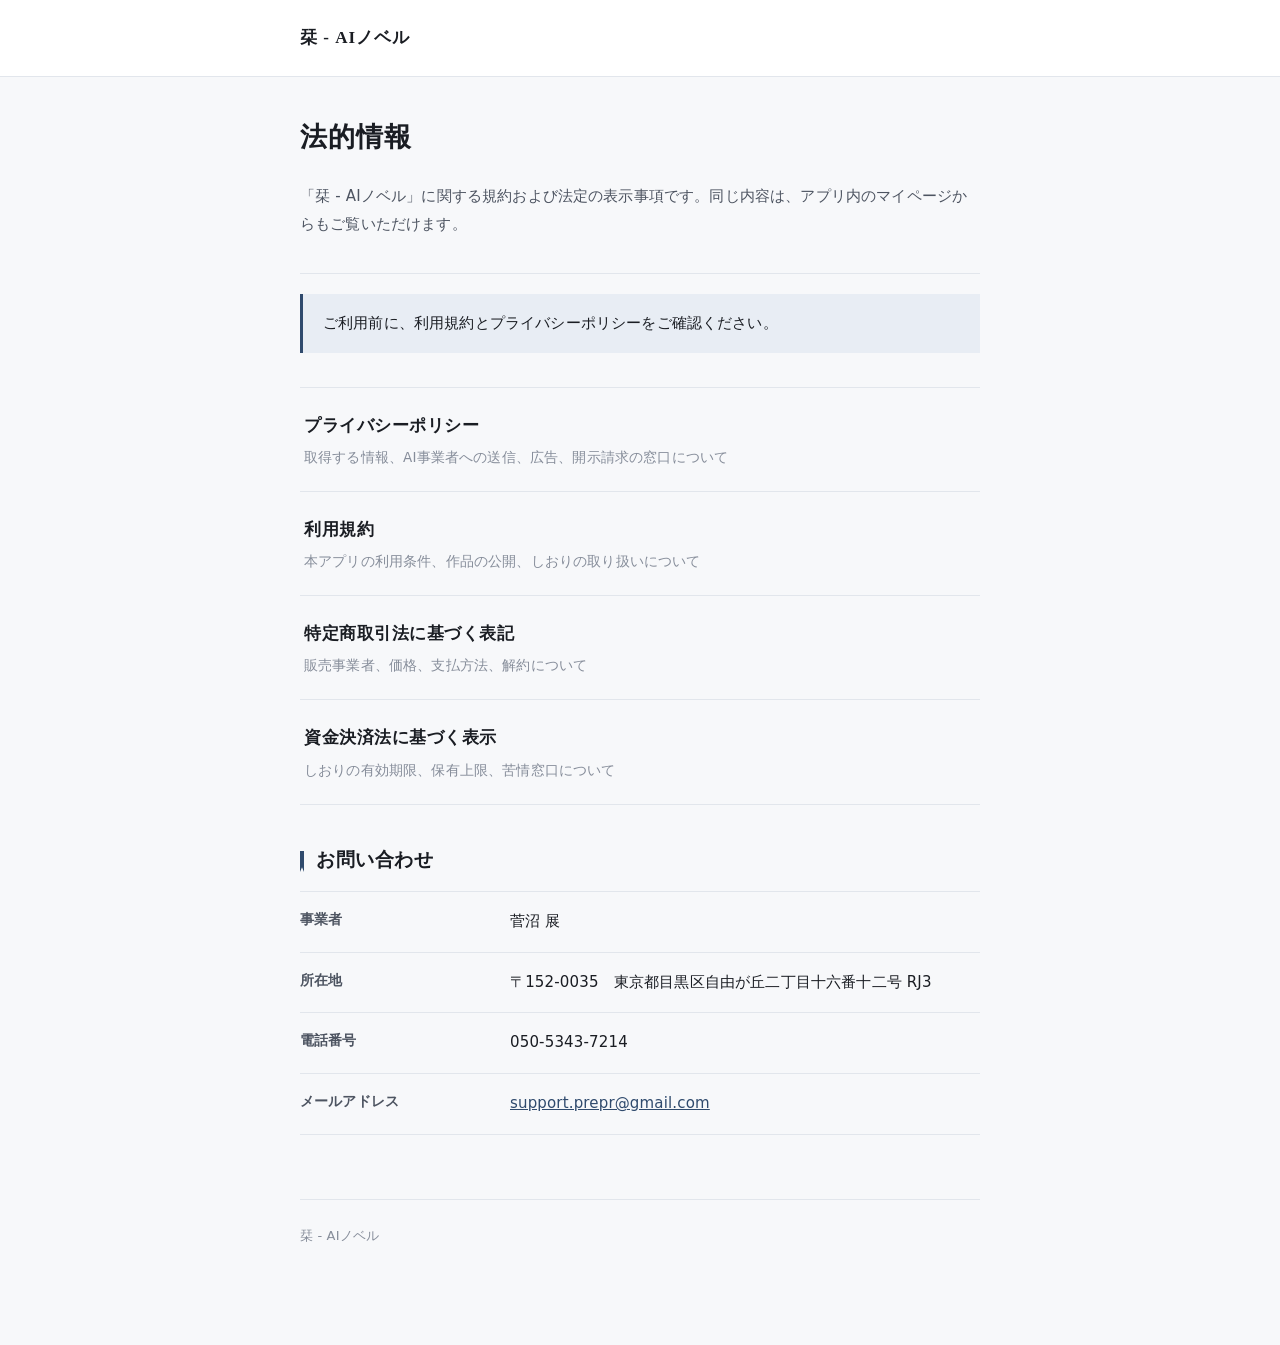
<file: index.html>
<!DOCTYPE html>
<html lang="ja">
<head>
<meta charset="UTF-8">
<meta name="viewport" content="width=device-width, initial-scale=1">
<title>法的情報｜栞 - AIノベル</title>
<link rel="stylesheet" href="style.css">
</head>
<body>

<div class="mast">
  <div class="mast-inner">
    <span class="mast-app">栞 - AIノベル</span>
  </div>
</div>

<div class="wrap">

<h1 class="doc-title">法的情報</h1>

<p class="lede">
「栞 - AIノベル」に関する規約および法定の表示事項です。同じ内容は、アプリ内のマイページからもご覧いただけます。
</p>

<p class="note">ご利用前に、利用規約とプライバシーポリシーをご確認ください。</p>

<ul class="index-list">
  <li>
    <a href="privacy.html">
      <span class="index-name">プライバシーポリシー</span>
      <span class="index-desc">取得する情報、AI事業者への送信、広告、開示請求の窓口について</span>
    </a>
  </li>
  <li>
    <a href="terms.html">
      <span class="index-name">利用規約</span>
      <span class="index-desc">本アプリの利用条件、作品の公開、しおりの取り扱いについて</span>
    </a>
  </li>
  <li>
    <a href="tokushoho.html">
      <span class="index-name">特定商取引法に基づく表記</span>
      <span class="index-desc">販売事業者、価格、支払方法、解約について</span>
    </a>
  </li>
  <li>
    <a href="prepaid.html">
      <span class="index-name">資金決済法に基づく表示</span>
      <span class="index-desc">しおりの有効期限、保有上限、苦情窓口について</span>
    </a>
  </li>
</ul>

<section>
<h2>お問い合わせ</h2>
<dl class="dl">
  <div>
    <dt>事業者</dt>
    <dd>菅沼 展</dd>
  </div>
  <div>
    <dt>所在地</dt>
    <dd>〒152-0035　東京都目黒区自由が丘二丁目十六番十二号 RJ3</dd>
  </div>
  <div>
    <dt>電話番号</dt>
    <dd>050-5343-7214</dd>
  </div>
  <div>
    <dt>メールアドレス</dt>
    <dd><a href="mailto:support.prepr@gmail.com">support.prepr@gmail.com</a></dd>
  </div>
</dl>
</section>

<footer>
  <p>栞 - AIノベル</p>
</footer>

</div>
</body>
</html>
</file>
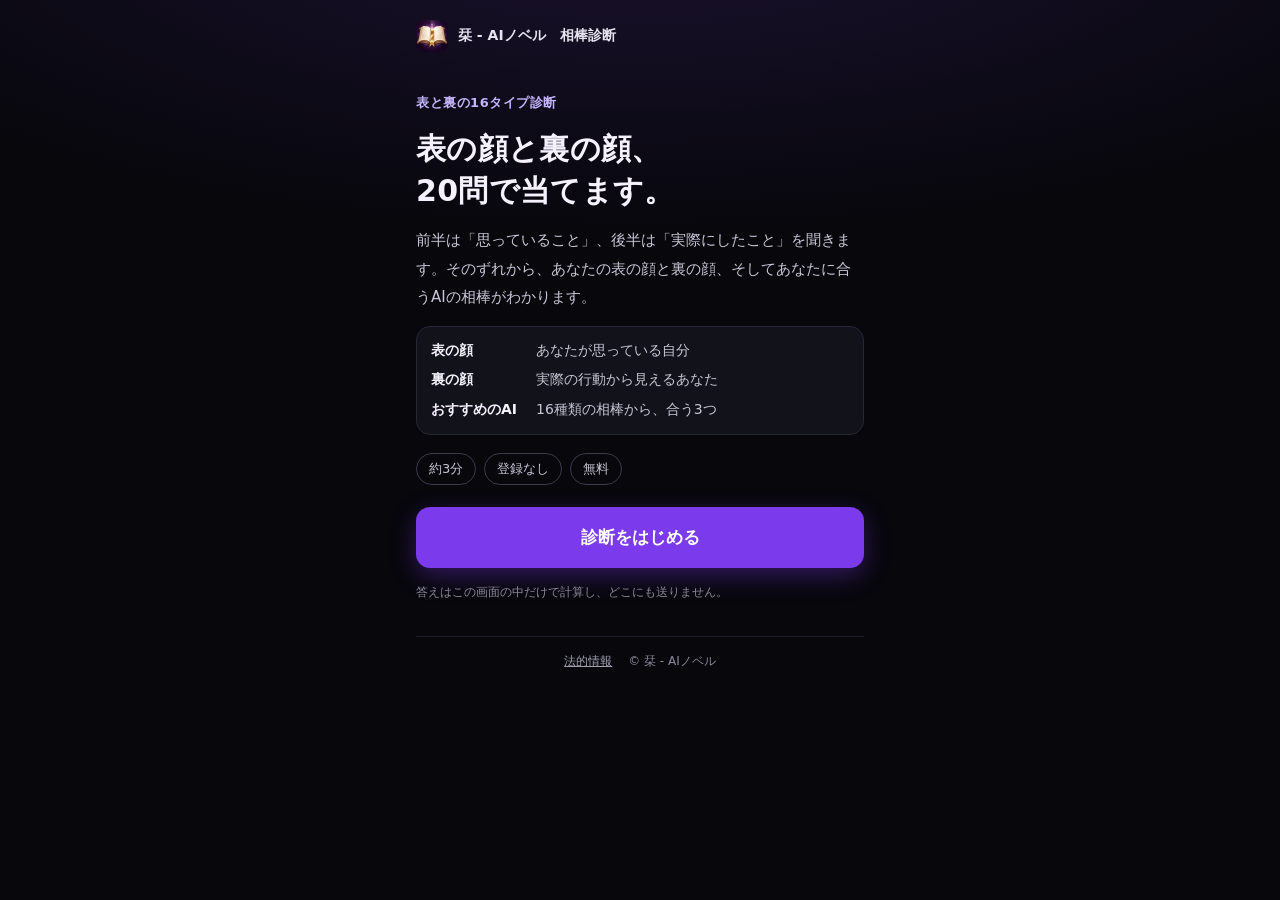
<file: shindan/index.html>
<!DOCTYPE html>
<html lang="ja">
<head>
<meta charset="UTF-8">
<meta name="viewport" content="width=device-width, initial-scale=1, viewport-fit=cover">
<meta name="format-detection" content="telephone=no">
<meta name="theme-color" content="#07070C">
<title>表の顔と裏の顔、20問で当てます｜栞の相棒診断</title>
<meta name="description" content="思っていることと実際の行動のずれから、表の顔・裏の顔と、あなたに合うAIの相棒がわかる16タイプ診断。約3分・登録なし・無料。">
<meta property="og:type" content="website">
<meta property="og:site_name" content="栞 - AIノベル">
<meta property="og:title" content="表の顔と裏の顔、20問で当てます｜栞の相棒診断">
<meta property="og:description" content="思っていることと実際の行動のずれから、表の顔・裏の顔と、あなたに合うAIの相棒がわかります。約3分・登録なし・無料。">
<meta property="og:url" content="https://supportprepr-cmyk.github.io/legal/shindan/">
<meta property="og:image" content="https://supportprepr-cmyk.github.io/legal/shindan/IMG_1369.png">
<meta property="og:image:width" content="1200">
<meta property="og:image:height" content="630">
<meta property="og:locale" content="ja_JP">
<meta name="twitter:card" content="summary_large_image">
<link rel="icon" href="[data-uri]">
<link rel="apple-touch-icon" href="[data-uri]">
<style>
:root {
  color-scheme: dark;
  --bg: #07070C;
  --card: #12121A;
  --card-2: #15121F;
  --line: #3A3A4A;
  --line-soft: #1E1E2A;
  --ink: #F5F1FF;
  --ink-2: #E6E4EF;
  --ink-3: #C9C6D6;
  --ink-soft: #A0A0B0;
  --ink-faint: #8B899A;
  --violet: #7C3AED;
  --violet-2: #A78BFA;
  --violet-3: #C4B5FD;
  --violet-bg: #2A1F47;
  --roast: #F0997B;
  --font: "Hiragino Sans", "Hiragino Kaku Gothic ProN", "Noto Sans JP", "Yu Gothic", "Meiryo", system-ui, sans-serif;
}
* { box-sizing: border-box; }
html { -webkit-text-size-adjust: 100%; background: var(--bg); }
body {
  margin: 0;
  min-height: 100vh;
  background: radial-gradient(120% 60% at 50% -10%, #1B1230 0%, var(--bg) 60%) no-repeat, var(--bg);
  color: var(--ink-2);
  font-family: var(--font);
  font-size: 16px;
  line-height: 1.7;
  -webkit-font-smoothing: antialiased;
  -webkit-tap-highlight-color: transparent;
}
#app {
  max-width: 480px;
  margin: 0 auto;
  padding: calc(env(safe-area-inset-top) + 16px) 16px calc(env(safe-area-inset-bottom) + 40px);
  display: flex;
  flex-direction: column;
  gap: 14px;
}
#app.enter { animation: enter .22s ease-out; }
@keyframes enter { from { opacity: 0; transform: translateY(6px); } to { opacity: 1; transform: none; } }
@media (prefers-reduced-motion: reduce) { #app.enter { animation: none; } }
p, h1, h2, blockquote { margin: 0; }
button, a { font: inherit; color: inherit; }
button { cursor: pointer; border: 0; background: none; padding: 0; }
a { text-decoration: none; }
:focus-visible { outline: 2px solid var(--violet-2); outline-offset: 2px; }

.brand { display: flex; align-items: center; gap: 10px; color: var(--ink-2); font-size: 14px; font-weight: 700; padding: 4px 0 8px; }
.brand-logo { width: 32px; height: 32px; border-radius: 8px; }
.eyebrow { color: var(--violet-3); font-size: 13px; font-weight: 700; letter-spacing: .04em; margin-top: 18px; }
.title { color: var(--ink); font-size: 30px; line-height: 1.4; font-weight: 800; letter-spacing: .01em; }
.lede { color: var(--ink-3); font-size: 15px; line-height: 1.9; }
.learn { list-style: none; margin: 0; padding: 12px 14px; display: flex; flex-direction: column; gap: 6px; background: var(--card); border: 1px solid #262636; border-radius: 14px; font-size: 14px; color: var(--ink-3); }
.learn strong { color: var(--ink); display: inline-block; min-width: 6.5em; }
.facts { display: flex; gap: 8px; list-style: none; margin: 4px 0 8px; padding: 0; }
.facts li { border: 1px solid var(--line); border-radius: 999px; padding: 4px 12px; font-size: 13px; color: var(--ink-3); }
.primary {
  display: block; width: 100%; text-align: center;
  background: var(--violet); color: #fff; font-size: 17px; font-weight: 700;
  border-radius: 14px; padding: 16px;
  box-shadow: 0 8px 24px rgba(124, 58, 237, .35);
}
.primary:active { transform: translateY(1px); }
.fine { color: var(--ink-faint); font-size: 12px; line-height: 1.8; }
.center { text-align: center; }

.top { display: flex; justify-content: space-between; align-items: center; padding: 4px 0; }
.link { color: var(--violet-2); font-size: 14px; font-weight: 600; padding: 6px 0; }
.center-block { align-self: center; margin-top: 8px; }
.count { color: var(--ink-faint); font-size: 13px; }
.bar { height: 4px; background: var(--line-soft); border-radius: 2px; overflow: hidden; }
.bar-fill { height: 100%; background: var(--violet); transition: width .2s ease-out; }
.part { color: var(--violet-3); font-size: 13px; font-weight: 700; margin-top: 10px; }
.intro { color: var(--ink-soft); font-size: 13px; line-height: 1.6; }
.q-row { display: flex; align-items: flex-start; gap: 10px; }
.question { flex: 1; color: var(--ink); font-size: 21px; line-height: 1.5; font-weight: 700; }
.help-button { width: 30px; height: 30px; flex: none; border-radius: 50%; border: 1px solid var(--line); color: var(--ink-3); font-size: 14px; font-weight: 700; margin-top: 2px; }
.help { color: var(--ink-3); font-size: 13px; line-height: 1.6; background: var(--card-2); border-radius: 10px; padding: 10px 12px; }
.options { display: flex; flex-direction: column; gap: 10px; margin-top: 4px; }
.option {
  text-align: left; width: 100%;
  border: 1px solid var(--line); border-radius: 14px; padding: 15px 16px;
  background: var(--card); color: var(--ink-2); font-size: 15px; line-height: 1.55;
  transition: border-color .12s, background-color .12s;
}
.option:active, .option.on { border-color: var(--violet-2); background: var(--violet-bg); color: var(--ink); }
.option.on { font-weight: 700; }
@media (hover: hover) { .option:hover { border-color: var(--violet-2); } }

.card { background: var(--card); border: 1px solid #262636; border-radius: 18px; padding: 18px; display: flex; flex-direction: column; gap: 4px; }
.small { color: var(--ink-faint); font-size: 12px; }
.face-label { color: var(--ink-soft); font-size: 13px; margin-top: 12px; }
.bright { color: var(--ink); font-size: 26px; font-weight: 800; line-height: 1.4; }
.roast { color: var(--roast); font-size: 30px; font-weight: 800; line-height: 1.35; }
.kind { color: var(--ink-3); font-size: 14px; }
.body { color: var(--ink-3); font-size: 14px; line-height: 1.8; }
.card .body { margin-top: 8px; }
.gap { color: var(--violet-3); font-size: 13px; line-height: 1.7; }
.section-sub { color: var(--ink-soft); font-size: 12px; margin-top: 14px; }
.bars { display: flex; flex-direction: column; gap: 10px; margin-top: 4px; }
.bar-row { display: flex; flex-direction: column; gap: 3px; }
.bar-axis { color: var(--ink-faint); font-size: 11px; }
.bar-line { display: flex; justify-content: space-between; color: var(--ink-3); font-size: 12px; }
.track { height: 8px; background: var(--line-soft); border-radius: 4px; overflow: hidden; }
.track-fill { height: 100%; background: var(--violet); }

.section { color: var(--ink); font-size: 17px; font-weight: 800; margin-top: 18px; }
.partners { display: flex; flex-direction: column; gap: 10px; }
.partner { background: var(--card); border: 1px solid var(--line); border-radius: 14px; padding: 14px 16px; display: flex; flex-direction: column; gap: 2px; }
.partner.lead { border-color: var(--violet-2); background: linear-gradient(180deg, #1D1630, var(--card)); }
.rank { color: var(--violet-2); font-size: 12px; font-weight: 700; }
.partner-name { color: var(--ink); font-size: 24px; font-weight: 800; }
.small-name { font-size: 18px; }
.first-line { margin-top: 10px; color: var(--ink); font-size: 15px; line-height: 1.8; border-left: 3px solid var(--violet); padding: 2px 0 2px 12px; }

.cta { margin-top: 18px; background: var(--card-2); border: 1px solid #3B2F63; border-radius: 18px; padding: 18px; display: flex; flex-direction: column; gap: 12px; }
.cta-title { color: var(--ink); font-size: 19px; font-weight: 800; line-height: 1.5; }
.store { margin-top: 4px; }
.search { display: flex; align-items: center; justify-content: space-between; gap: 10px; border-top: 1px solid #262636; padding-top: 12px; }
.search-text { color: var(--ink-3); font-size: 13px; line-height: 1.6; }
.search-text strong { color: var(--ink); }
.chip { flex: none; border: 1px solid var(--line); border-radius: 999px; padding: 6px 14px; color: var(--ink-2); font-size: 13px; font-weight: 600; }
.notice { color: #F5D08A; font-size: 13px; line-height: 1.7; background: #241D10; border-radius: 10px; padding: 10px 12px; }

.share { display: flex; flex-direction: column; gap: 10px; }
.share-image { width: 62%; align-self: center; border-radius: 12px; border: 1px solid #262636; aspect-ratio: 9 / 16; background: var(--card); }
.share-buttons { display: flex; flex-direction: column; gap: 8px; }
.secondary { display: block; width: 100%; text-align: center; border: 1px solid var(--line); border-radius: 12px; padding: 13px; color: var(--ink); font-size: 15px; font-weight: 700; background: var(--card); }
.secondary.strong { border-color: var(--violet-2); }

.footer { display: flex; justify-content: center; gap: 16px; color: var(--ink-faint); font-size: 12px; margin-top: 18px; padding-top: 14px; border-top: 1px solid var(--line-soft); }
.footer a { color: var(--ink-soft); text-decoration: underline; }
.toast {
  position: fixed; left: 50%; bottom: calc(env(safe-area-inset-bottom) + 24px); transform: translate(-50%, 12px);
  background: #2A2A3A; color: var(--ink); font-size: 13px; padding: 10px 16px; border-radius: 999px;
  opacity: 0; pointer-events: none; transition: opacity .18s, transform .18s; white-space: nowrap;
}
.toast.on { opacity: 1; transform: translate(-50%, 0); }
</style>
</head>
<body>
<main id="app"><noscript>この診断を使うには、JavaScript を有効にしてください。</noscript></main>
<img id="logo" src="[data-uri]" alt="" hidden>
<script>"use strict";(()=>{var g=[{id:"decide",label:"決め方",left:"任",right:"自",leftLabel:"任せたい",rightLabel:"自分で決めたい",tieLeft:!0},{id:"move",label:"動き方",left:"動",right:"納",leftLabel:"まず動く",rightLabel:"まず納得する",tieLeft:!1},{id:"tone",label:"接し方",left:"厳",right:"優",leftLabel:"厳しく",rightLabel:"やさしく",tieLeft:!1},{id:"rhythm",label:"頻度",left:"日",right:"節",leftLabel:"こまめに",rightLabel:"要所だけ",tieLeft:!0}],M=[2,1,-1,-2],x=[{id:"表1",part:"omote",axis:"decide",text:"大事な選択をするとき、理想に近いのは？",options:["決める役は、できれば誰かに任せたい","信頼できる人の判断に乗りたい","意見は聞くが、最後は自分で決めたい","自分ひとりで決めたい"],help:"仕事でも私生活でも、いちばん大事な選択を思い浮かべてください。"},{id:"表2",part:"omote",axis:"decide",text:"1日の過ごし方を、誰かが完璧に組んでくれるとしたら？",options:["全部お任せしたい","大枠はお任せしたい","参考にして、自分で組み直す","断る。自分で組みたい"],help:"「完璧に」は、あなたに合っていて損がない、という意味です。"},{id:"表3",part:"omote",axis:"move",text:"新しいことを始めるとき、理想のやり方は？",options:["まず飛び込んで、やりながら考える","少し調べたら、すぐ始める","全体を理解してから始める","納得できる理由がそろうまで始めない"],help:"実際にどうしているかではなく、理想を答えてください。"},{id:"表4",part:"omote",axis:"move",text:"人に何かを頼まれたとき、まず欲しいのは？",options:["何をすればいいか、だけ","ざっくりした目的","なぜそれが必要かの説明","背景からすべて"],help:"頼む相手は、上司・家族・友人の誰でもかまいません。"},{id:"表5",part:"omote",axis:"tone",text:"うまくいかなかったとき、そばにいてほしいのは？",options:["遠慮なく問題点を言う人","改善点を一緒に探す人","まず気持ちを分かってくれる人","何も言わずに見守ってくれる人"],help:"仕事・勉強・人間関係、どの場面でもかまいません。"},{id:"表6",part:"omote",axis:"tone",text:"理想のコーチは？",options:["鬼のように厳しい","厳しいが、筋が通っている","やさしいが、言うべきことは言う","とことん褒めて伸ばす"],help:"スポーツに限らず、仕事や勉強の指導役でもかまいません。"},{id:"表7",part:"omote",axis:"rhythm",text:"目標に向かうとき、進み具合を確かめてほしいのは？",options:["毎日","数日に一度","週に一度","大きな節目だけ"],help:"確かめるのは、人でもアプリでもかまいません。"},{id:"表8",part:"omote",axis:"rhythm",text:"誰かに見守ってもらうなら、理想の距離感は？",options:["毎日そばで記録をつけてほしい","毎日ひと声かけてほしい","必要なときだけ呼びたい","基本は放っておいてほしい"],help:"見守る相手は、人でもAIでもかまいません。"},{id:"裏1",part:"ura",axis:"decide",text:"この前の休みの日、何をするかを決めたのは？",options:["特に決めないまま一日が終わった","誰かの誘いや予定に合わせた","当日に自分で決めた","前もって自分で決めていた"],help:"いちばん最近の休みの日で答えてください。"},{id:"裏2",part:"ura",axis:"decide",text:"最近、服や日用品を買ったとき、決め手になったのは？",options:["店員や知り合いのおすすめ","口コミや人気の順位","自分で比べて選んだ","最初から自分の中で決めていた"],help:"いちばん最近の買い物で答えてください。"},{id:"裏3",part:"ura",axis:"decide",text:"この1か月で、誰かに相談してから決めたことは？",options:["ほとんど人に決めてもらった","何度もある","1〜2回","ない。全部自分で決めた"],help:"小さなことも含めます。"},{id:"裏4",part:"ura",axis:"move",text:"最後に「やろう」と決めたことは、決めてから何日で始めた？",options:["その日のうちに","数日以内に","1週間以上あとに","まだ始めていない"],help:"「やろう」と思っただけのことも含めます。"},{id:"裏5",part:"ura",axis:"move",text:"新しいアプリや家電を手に入れて、最初にしたことは？",options:["とりあえず触った","触りながら、分からないところだけ調べた","使い方を先に調べた","説明書や解説を読み込んでから使った"],help:"いちばん最近手に入れたもので答えてください。"},{id:"裏6",part:"ura",axis:"move",text:"最近の大きめの買い物（1万円以上）は、買うまでにどれくらい迷った？",options:["その場で決めた","1〜2日","1週間ほど","1か月以上、比べ続けた"],help:"思い当たらなければ、最近いちばん高かった買い物で答えてください。"},{id:"裏7",part:"ura",axis:"tone",text:"最近、人から注意されたとき、実際どうした？",options:["すぐ直した。言ってもらえて助かった","少しむっとしたが、直した","気になって、しばらく引きずった","その人と距離を置いた"],help:"家族・職場・友人の誰からでもかまいません。"},{id:"裏8",part:"ura",axis:"tone",text:"長く続いた習慣や趣味で、周りの人はどう関わっていた？",options:["厳しく言ってくれる人がいた","張り合う人がいた","励ましてくれる人がいた","そっと見守ってくれる人がいた"],help:"いちばん長く続いたものを思い浮かべてください。誰も関わっていなかったら「その他」に書いてください。"},{id:"裏9",part:"ura",axis:"tone",text:"やる気が出なかった日、人に言われて効いたのは？",options:["「しっかりしろ」と叱られた","「締め切りは？」と詰められた","「がんばってるね」と認められた","「休んでいいよ」と言われた"],help:"言われたことがなければ、「その他」に書いてください。"},{id:"裏10",part:"ura",axis:"rhythm",text:"スマホのカレンダーや手帳を、実際どう使っている？",options:["毎日見て、細かく書き込んでいる","毎日見るが、書くのは予定だけ","たまに見る","ほとんど使っていない"],help:"紙でもアプリでもかまいません。"},{id:"裏11",part:"ura",axis:"rhythm",text:"最後に続いた習慣は、どんな形で続いた？",options:["毎日、決まった時間に","毎日、空いた時間に","週に何回か、まとめて","気が向いたときに、一気に"],help:"運動・勉強・片付けなど、何でもかまいません。"},{id:"裏12",part:"ura",axis:"rhythm",text:"仕事や勉強の進み具合を、実際に確かめているのは？",options:["毎日、終わりにふり返る","毎日、なんとなく気にしている","週に一度くらい","締め切りが近づいてから"],help:"仕事でも勉強でも、今いちばん力を入れていることで答えてください。"}],D=t=>t%2?[3,2,1,0]:[0,1,2,3],h=(t,n,...o)=>{let e=t[x.findIndex(s=>s.id===n)];return!!e&&"option"in e&&o.includes(e.option)},S=[{code:"任動厳日",bright:"号令を待つ精鋭",roast:"命令の奴隷",roastAlt:"指示待ちの精鋭",summary:"決めるのは苦手。でも、言われれば誰より速く動ける。",partner:"鬼軍曹",partnerRole:"毎日、短く命じて動かす",firstLine:"今日の任務だ。朝飯の間だけ背筋を伸ばせ。言い訳は夜に聞く"},{code:"任動厳節",bright:"眠れる切り札",roast:"締め切りの奴隷",roastAlt:"本番だけの人",roastConflicts:t=>h(t,"裏12",0),summary:"ここぞという場面で力を出す。出番さえ決まれば迷わない。",partner:"指揮官",partnerRole:"節目に、はっきりした作戦を出す",firstLine:"今週の作戦を伝える。迷ったら、この一点だけ守れ"},{code:"任動優日",bright:"風待ちの帆船",roast:"他力本願の常連",roastAlt:"追い風だのみの帆船",summary:"追い風があれば、どこまでも進める。毎日のひと押しで変わる。",partner:"付き人",partnerRole:"そばで毎日、やさしく背中を押す",firstLine:"おはようございます。今日はこれだけで大丈夫です。一緒にやりましょう"},{code:"任動優節",bright:"目覚め前の獅子",roast:"明日から本気出す人",roastAlt:"エンジンのかからない大物",roastConflicts:t=>h(t,"裏4",0),summary:"力は十分ある。向かう先さえ示されれば、一気に動き出す。",partner:"案内人",partnerRole:"分かれ道で、進む方向を示す",firstLine:"次の分かれ道はこちらです。急がなくていい。方角さえ合っていれば"},{code:"任納厳日",bright:"地図を求める探検家",roast:"マニュアルの奴隷",roastAlt:"正解待ちの優等生",roastConflicts:t=>h(t,"裏5",0),summary:"理由が分かれば、厳しい道でも進める。毎日の道しるべがほしい。",partner:"軍師",partnerRole:"毎日、理由を付けて一手を決める",firstLine:"今日の一手はこれです。理由は三つ。まず、朝のほうが続きやすい"},{code:"任納厳節",bright:"答えを待つ学者",roast:"腰の重い評論家",roastAlt:"答え合わせ中毒",roastConflicts:t=>h(t,"裏4",0),summary:"納得できる方針があれば、黙々とやり抜く。",partner:"戦略家",partnerRole:"要所で、根拠のある道筋を引く",firstLine:"月末までの道筋を引きました。根拠も添えておきます"},{code:"任納優日",bright:"灯りを待つ旅人",roast:"迷子の常習犯",roastAlt:"道案内いらずになれない人",summary:"ていねいに説明されると安心して進める。毎日少しずつ整えたい。",partner:"老執事",partnerRole:"理由を添えて、毎日そっと整える",firstLine:"お目覚めですか。本日はひとつだけ、朝食の折に背筋を。理由はのちほど"},{code:"任納優節",bright:"港を探す小舟",roast:"流され上手",roastAlt:"波まかせの小舟",summary:"自分のペースを大事にしたい。それでも、帰る場所の灯りがほしい。",partner:"灯台守",partnerRole:"節目に、穏やかに方角を示す",firstLine:"波が高い日は、無理に漕がなくていい。灯りはずっとここにあります"},{code:"自動厳日",bright:"走り続ける挑戦者",roast:"記録の奴隷",roastAlt:"止まれない暴走車",roastConflicts:t=>h(t,"裏10",3),summary:"自分で決めて、自分で走る。昨日の自分を毎日超えたい。",partner:"専属トレーナー",partnerRole:"記録を見て、選んだ道を正解にするやり方を一緒に直す",firstLine:"昨日の記録、見たよ。今日はあと一歩だけ伸ばそう"},{code:"自動厳節",bright:"孤高の一匹狼",roast:"聞く耳を持たない狼",roastAlt:"群れない頑固者",roastConflicts:t=>h(t,"裏3",1)||h(t,"裏7",0),summary:"群れずに進む。張り合える相手がいると、もっと強くなる。",partner:"好敵手",partnerRole:"節目に挑発し、本気を引き出す",firstLine:"その程度で満足か？ 次の節目までに、驚かせてみろ"},{code:"自動優日",bright:"気ままな冒険家",roast:"三日坊主の名人",roastAlt:"思いつきの暴走機関車",roastConflicts:t=>h(t,"裏11",0,1),summary:"思い立ったらすぐ動く。毎日楽しく続けたい。",partner:"応援団長",partnerRole:"毎日、明るく背中を押す",firstLine:"いいね、その意気！ 今日もひとつだけ、やってみよう！"},{code:"自動優節",bright:"自由な風",roast:"気分の奴隷",roastAlt:"風まかせの放浪者",roastConflicts:t=>h(t,"裏11",0),summary:"縛られるのは苦手。でも、たまに話を聞いてくれる相手がほしい。",partner:"旅の連れ",partnerRole:"行き先はあなたが決め、道中に寄り添う",firstLine:"どこへ行くかは君が決めて。道中の話し相手なら任せて"},{code:"自納厳日",bright:"鍛錬の求道者",roast:"理屈っぽい頑固者",roastAlt:"完璧主義の囚人",summary:"決めたことは、理屈から詰めて毎日積み上げる。",partner:"教官",partnerRole:"あなたの決めた目標に、手を抜かせない",firstLine:"目標は君が決めた。だから手は抜かせない。理由は分かっているはずだ"},{code:"自納厳節",bright:"深い思索家",roast:"考えすぎて動かない人",roastAlt:"頭の中の大冒険家",roastConflicts:t=>h(t,"裏4",0)||h(t,"裏6",0),summary:"自分の頭で考え抜く。答えより、良い問いがほしい。",partner:"師匠",partnerRole:"答えではなく、問いを授ける",firstLine:"答えは教えぬ。だが、問いなら授けよう"},{code:"自納優日",bright:"静かな努力家",roast:"褒められ待ちの努力家",roastAlt:"こっそり頑張る照れ屋",summary:"こつこつ型。毎日の小さな気持ちを、誰かに聞いてほしい。",partner:"相談役",partnerRole:"毎日、まず話を聞く",firstLine:"今日はどんな一日でしたか。まずは、ゆっくり聞かせてください"},{code:"自納優節",bright:"森の哲学者",roast:"悟ったふりの怠け者",roastAlt:"達観しすぎた隠居",roastConflicts:t=>h(t,"裏11",0),summary:"急がず、深く生きたい。迷ったときに静かに照らしてほしい。",partner:"賢者",partnerRole:"迷ったときに、静かに照らす",firstLine:"急ぐことはない。答えはもう君の中にある。少しだけ照らそう"}],L=t=>S.find(n=>n.code===t);function Z(t){return t?"option"in t?M[t.option]:typeof t.score=="number"&&Number.isFinite(t.score)?Math.max(-2,Math.min(2,Math.round(t.score))):0:0}function z(t){return g.map(n=>t[n.id]>0||t[n.id]===0&&n.tieLeft?n.left:n.right).join("")}function H(t,n){let o={decide:0,move:0,tone:0,rhythm:0},e={decide:0,move:0,tone:0,rhythm:0};return x.forEach((s,a)=>{s.part===n&&(e[s.axis]++,o[s.axis]+=Z(t[a]))}),{code:z(o),scores:o,max:2*Math.max(...Object.values(e))}}function tt(t,n){let o={};for(let e of g)o[e.id]=.7*(n.scores[e.id]/n.max)+.3*(t.scores[e.id]/t.max);return o}function et(t,n,o=3){let e=tt(t,n),s=new Map(S.map((a,i)=>[a.code,i]));return S.map(a=>{let i=g.reduce((u,y,T)=>u+(a.code[T]===y.left?1:-1)*e[y.id],0),f=g.filter((u,y)=>a.code[y]!==n.code[y]).map(u=>u.label);return{type:a,match:i,percent:Math.round((i+g.length)/(2*g.length)*100),differsOn:f}}).sort((a,i)=>i.match-a.match||(a.type.code===n.code?-1:i.type.code===n.code?1:0)||s.get(a.type.code)-s.get(i.type.code)).slice(0,o)}function rt(t,n){return t.roastConflicts?.(n)?t.roastAlt:t.roast}function U(t){let n=H(t,"omote"),o=H(t,"ura"),e=g.flatMap((s,a)=>n.code[a]===o.code[a]?[]:[{axis:s.label,omote:n.code[a],ura:o.code[a]}]);return{omote:n,ura:o,gaps:e,brightName:L(n.code).bright,roastName:rt(L(o.code),t),partners:et(n,o),pendingOther:x.filter((s,a)=>{let i=t[a];return!!i&&"other"in i&&typeof i.score!="number"}).map(s=>s.id)}}var C="栞 - AIノベル",w="6811600924";var X="#栞の相棒診断",nt={omote:"まず、あなたが「思っていること」を聞きます。",ura:"ここからは、実際に「したこと」を聞きます。理想ではなく、最近の事実で答えてください。"},O="栞 AIノベル",ot="https://supportprepr-cmyk.github.io/legal/",st=`https://apps.apple.com/jp/app/id${w}`,Y=typeof navigator>"u"?"":navigator.userAgent,at=/musical_ly|BytedanceWebview|TikTok|Instagram|FBAN|FBAV|Line\//i.test(Y),it=/Android/i.test(Y);function r(t,n={},...o){let e=document.createElement(t);n.class&&(e.className=n.class),n.text!=null&&(e.textContent=n.text),n.label&&e.setAttribute("aria-label",n.label),n.onclick&&e.addEventListener("click",n.onclick),e instanceof HTMLButtonElement&&(e.type="button"),n.href&&e instanceof HTMLAnchorElement&&(e.href=n.href,n.newTab&&(e.target="_blank",e.rel="noopener"));for(let s of o)s&&e.append(s);return e}var I=document.getElementById("app"),Q=document.getElementById("logo")?.src??"",d=-1,P=x.map(()=>{}),lt=()=>P.every(Boolean);function _(...t){I.replaceChildren(...t.filter(n=>!!n)),I.classList.remove("enter"),I.offsetWidth,I.classList.add("enter"),window.scrollTo(0,0)}function B(){d<0?K():d<x.length?pt():lt()?dt():(d=-1,K())}var F=!1;function ct(){F||(history.pushState({shindan:!0},""),F=!0)}window.addEventListener("popstate",()=>{F=!1,d>=0&&G()});function k(t){d=t,d>=0&&ct(),B()}function G(){d>0?k(Math.min(d,x.length)-1):(d=-1,B())}function V(){return r("header",{class:"brand"},Q?Object.assign(r("img",{class:"brand-logo"}),{src:Q,alt:""}):null,r("span",{text:`${C}　相棒診断`}))}function K(){_(V(),r("p",{class:"eyebrow",text:"表と裏の16タイプ診断"}),r("h1",{class:"title"},"表の顔と裏の顔、",r("br"),"20問で当てます。"),r("p",{class:"lede",text:"前半は「思っていること」、後半は「実際にしたこと」を聞きます。そのずれから、あなたの表の顔と裏の顔、そしてあなたに合うAIの相棒がわかります。"}),r("ul",{class:"learn"},r("li",{},r("strong",{text:"表の顔"}),"　あなたが思っている自分"),r("li",{},r("strong",{text:"裏の顔"}),"　実際の行動から見えるあなた"),r("li",{},r("strong",{text:"おすすめのAI"}),"　16種類の相棒から、合う3つ")),r("ul",{class:"facts"},...["約3分","登録なし","無料"].map(t=>r("li",{text:t}))),r("button",{class:"primary",text:"診断をはじめる",onclick:()=>{P=x.map(()=>{}),k(0)}}),r("p",{class:"fine",text:"答えはこの画面の中だけで計算し、どこにも送りません。"}),J())}function pt(){let t=x[d],n=x.filter(f=>f.part===t.part),o=n.indexOf(t)+1,e=P[d],s=r("p",{class:"help",text:t.help});s.hidden=!0;let a=r("div",{class:"bar-fill"});a.style.width=`${(d+1)/x.length*100}%`;let i=f=>{P[d]={option:f},k(d+1)};_(r("div",{class:"top"},r("button",{class:"link",text:d>0?"← 前の質問":"← やめる",onclick:G}),r("span",{class:"count",text:`${d+1} / ${x.length}`})),r("div",{class:"bar"},a),r("p",{class:"part",text:`${t.part==="omote"?"表：思っていること":"裏：実際の行動"}　${o} / ${n.length}`}),o===1?r("p",{class:"intro",text:nt[t.part]}):null,r("div",{class:"q-row"},r("h2",{class:"question",text:t.text}),r("button",{class:"help-button",text:"？",label:"補足",onclick:()=>{s.hidden=!s.hidden}})),s,r("div",{class:"options"},...D(d).map(f=>{let u=!!e&&"option"in e&&e.option===f;return r("button",{class:u?"option on":"option",text:t.options[f],onclick:()=>i(f)})})))}function q(t,n){let o=t.ura;return Math.round((o.scores[n.id]+o.max)/(2*o.max)*100)}function dt(){let t=U(P),n=L(t.ura.code),o=t.partners[0],e=location.origin+location.pathname,s=`表の顔は「${t.brightName}」、裏の顔は「${t.roastName}」。おすすめのAIの相棒は「${o.type.partner}」でした。あなたは？ ${X}`,a=r("div",{class:"bars"},...g.map(l=>{let m=q(t,l),$=r("div",{class:"track-fill"});return $.style.width=`${m}%`,r("div",{class:"bar-row"},r("p",{class:"bar-axis",text:l.label}),r("div",{class:"bar-line"},r("span",{class:"bar-side",text:`${l.leftLabel} ${m}%`}),r("span",{class:"bar-side right",text:`${100-m}% ${l.rightLabel}`})),r("div",{class:"track"},$))})),i=r("section",{class:"card"},r("p",{class:"small",text:`表 ${t.omote.code}　／　裏 ${t.ura.code}`}),r("p",{class:"face-label",text:"表の顔（思っていること）"}),r("p",{class:"bright",text:t.brightName}),r("p",{class:"face-label",text:"裏の顔（実際の行動）"}),r("p",{class:"roast",text:t.roastName}),r("p",{class:"kind",text:`よく言えば「${n.bright}」`}),r("p",{class:"body",text:n.summary}),...t.gaps.length?t.gaps.map(l=>r("p",{class:"gap",text:`${l.axis}：思っているのは「${l.omote}」、行動は「${l.ura}」`})):[r("p",{class:"gap",text:"表と裏は同じ型でした。"})],r("p",{class:"section-sub",text:"実際の行動の傾き"}),a),f=r("section",{class:"partners"},r("h2",{class:"section",text:"あなたにおすすめのAIの相棒"}),r("p",{class:"body",text:"話し方や関わり方が違う16種類のAIの相棒から、あなたの行動に合う3つです。"}),r("div",{class:"partner lead"},r("p",{class:"rank",text:`1番　相性 ${o.percent}%`}),r("p",{class:"partner-name",text:o.type.partner}),r("p",{class:"body",text:o.type.partnerRole}),r("blockquote",{class:"first-line",text:`「${o.type.firstLine}」`})),...t.partners.slice(1).map((l,m)=>r("div",{class:"partner"},r("p",{class:"rank",text:`${m+2}番　相性 ${l.percent}%`}),r("p",{class:"partner-name small-name",text:l.type.partner}),r("p",{class:"body",text:l.type.partnerRole}),r("p",{class:"small",text:`行動の型と違うのは：${l.differsOn.join("・")||"なし"}`})))),u=r("p",{class:"toast",text:""}),y=l=>{u.textContent=l,u.classList.add("on"),setTimeout(()=>u.classList.remove("on"),1800)},T=r("section",{class:"cta"},r("h2",{class:"cta-title",text:`${o.type.partner}と、毎日話すならアプリで。`}),r("p",{class:"body",text:`アプリ「${C}」のサポートAIでは、同じ診断からAIの相棒を選べます。相棒があなた専用の診断書を書き（初回無料）、毎日の面談で話を聞きます（1日1往復まで無料）。`}),it?r("p",{class:"notice",text:"アプリは今のところ iPhone 版だけです。"}):r("a",{class:"primary store",text:"App Storeで見る",href:st}),r("p",{class:"fine center",text:"iPhone用・無料・18歳以上対象"}),r("div",{class:"search"},r("p",{class:"search-text"},"見つからないときは、App Storeで「",r("strong",{text:O}),"」と検索"),r("button",{class:"chip",text:"コピー",onclick:()=>{W(O).then(l=>y(l?"「栞 AIノベル」をコピーしました":"コピーできませんでした"))}})),at?r("p",{class:"notice",text:"TikTok などアプリの中のブラウザでは、App Store が開かないことがあります。右上のメニューから「ブラウザで開く」を選ぶか、上の言葉で検索してください。"}):null),R=r("img",{class:"share-image"});R.alt="診断結果の画像";let c=r("div",{class:"share-buttons"}),A=r("section",{class:"share"},r("h2",{class:"section",text:"結果をシェア"}),R,r("p",{class:"fine center",text:"画像は長押しで保存できます"}),c);c.append(r("a",{class:"secondary",text:"Xでポスト",newTab:!0,href:`https://twitter.com/intent/tweet?text=${encodeURIComponent(s)}&url=${encodeURIComponent(e)}`}),r("button",{class:"secondary",text:"リンクをコピー",onclick:()=>{W(`${s}
${e}`).then(l=>y(l?"結果とリンクをコピーしました":"コピーできませんでした"))}})),xt(t,e).then(l=>{if(!l){R.remove();return}R.src=URL.createObjectURL(l);let m=new File([l],"shiori-aibou.png",{type:"image/png"});navigator.canShare?.({files:[m]})&&c.prepend(r("button",{class:"secondary strong",text:"画像つきで共有",onclick:()=>{navigator.share({files:[m],text:`${s}
${e}`}).catch(()=>{})}}))}),_(V(),r("p",{class:"eyebrow",text:"診断結果"}),i,f,T,A,r("button",{class:"link center-block",text:"もう一度診断する",onclick:()=>{P=x.map(()=>{}),k(0)}}),r("p",{class:"fine",text:"アプリの性格診断と同じ20問・同じ判定です。アプリでは、選択肢に合わないときに自由に書いて答えることもできます。"}),J(),u)}function J(){return r("footer",{class:"footer"},r("a",{text:"法的情報",href:ot,newTab:!0}),r("span",{text:`© ${C}`}))}async function W(t){try{return await navigator.clipboard.writeText(t),!0}catch{}let n=r("textarea");n.value=t,n.setAttribute("readonly",""),n.style.position="fixed",n.style.opacity="0",document.body.append(n),n.select();let o=!1;try{o=document.execCommand("copy")}catch{o=!1}return n.remove(),o}var E=1080,v=1920,p=72,ft='"Hiragino Sans", "Hiragino Kaku Gothic ProN", "Noto Sans JP", "Yu Gothic", "Meiryo", sans-serif';function b(t,n=400){return`${n} ${t}px ${ft}`}function ut(t,n,o,e,s){let a=o;for(t.font=b(a,e);a>40&&t.measureText(n).width>s;)a-=2,t.font=b(a,e);return a}function mt(t,n,o){let e=[],s="";for(let a of n)s&&t.measureText(s+a).width>o&&!"、。」！？".includes(a)?(e.push(s),s=a):s+=a;return s&&e.push(s),e}function N(t,n,o,e,s,a){t.beginPath(),t.moveTo(n+a,o),t.arcTo(n+e,o,n+e,o+s,a),t.arcTo(n+e,o+s,n,o+s,a),t.arcTo(n,o+s,n,o,a),t.arcTo(n,o,n+e,o,a),t.closePath()}async function xt(t,n){let o=document.createElement("canvas");o.width=E,o.height=v;let e=o.getContext("2d");if(!e)return null;e.fillStyle="#07070C",e.fillRect(0,0,E,v),e.textBaseline="top";let s=E-p*2,a=document.getElementById("logo");a&&(a.complete||await new Promise(c=>{a.addEventListener("load",c,{once:!0}),a.addEventListener("error",c,{once:!0}),setTimeout(c,1500)}),a.naturalWidth&&(e.save(),N(e,p,96,72,72,16),e.clip(),e.drawImage(a,p,96,72,72),e.restore())),e.fillStyle="#E6E4EF",e.font=b(36,700),e.fillText(`${C}　相棒診断`,p+92,112);let i=264,f=c=>{i+=24,e.fillStyle="#A0A0B0",e.font=b(32),e.fillText(c,p,i),i+=44},u=(c,A,l)=>{let m=ut(e,c,A,800,s);i+=8,e.fillStyle=l,e.fillText(c,p,i+(A-m)/2),i+=A*1.25};f(`表の顔（思っていること）　${t.omote.code}`),u(t.brightName,84,"#F5F1FF"),f(`裏の顔（実際の行動）　${t.ura.code}`),u(t.roastName,84,"#F0997B"),e.fillStyle="#C9C6D6",e.font=b(32),e.fillText(`よく言えば「${L(t.ura.code).bright}」`,p,i,s),i+=44,i+=32,e.fillStyle="#C4B5FD",e.font=b(32);let y=t.gaps.length?t.gaps.map(c=>`${c.axis}：思っているのは「${c.omote}」、行動は「${c.ura}」`):["表と裏は同じ型でした"];for(let c of y)e.fillText(c,p,i),i+=48;i+=48;for(let c of g){let A=q(t,c);e.fillStyle="#C9C6D6",e.font=b(28),e.fillText(`${c.left} ${A}%`,p,i),e.fillText(`${c.right} ${100-A}%`,E-p-150,i);let l=p+170,m=s-340,$=i+8;e.fillStyle="#1E1E2A",N(e,l,$,m,18,9),e.fill(),A>0&&(e.save(),N(e,l,$,m,18,9),e.clip(),e.fillStyle="#7C3AED",e.fillRect(l,$,m*A/100,18),e.restore()),i+=64}let T=t.partners[0].type;f("あなたにおすすめのAIの相棒"),u(T.partner,72,"#F5F1FF"),e.fillStyle="#C9C6D6",e.font=b(32),e.fillText(T.partnerRole,p,i,s),i+=76,e.font=b(36,600);let R=mt(e,`「${T.firstLine}」`,s-40).slice(0,4);e.fillStyle="#7C3AED",e.fillRect(p,i,6,R.length*58-10),e.fillStyle="#F5F1FF";for(let c of R)e.fillText(c,p+32,i),i+=58;return e.fillStyle="#A78BFA",e.font=b(36,700),e.fillText(X,p,v-188),e.fillStyle="#A0A0B0",e.font=b(28,600),/^https:/.test(n)&&e.fillText(`無料で診断：${n.replace(/^https:\/\//,"").replace(/\/$/,"")}`,p,v-128,s),e.fillText(`App Storeで「${O}」と検索`,p,v-80,s),new Promise(c=>o.toBlob(c,"image/png"))}history.replaceState(null,"");B();})();</script>
</body>
</html>
</file>
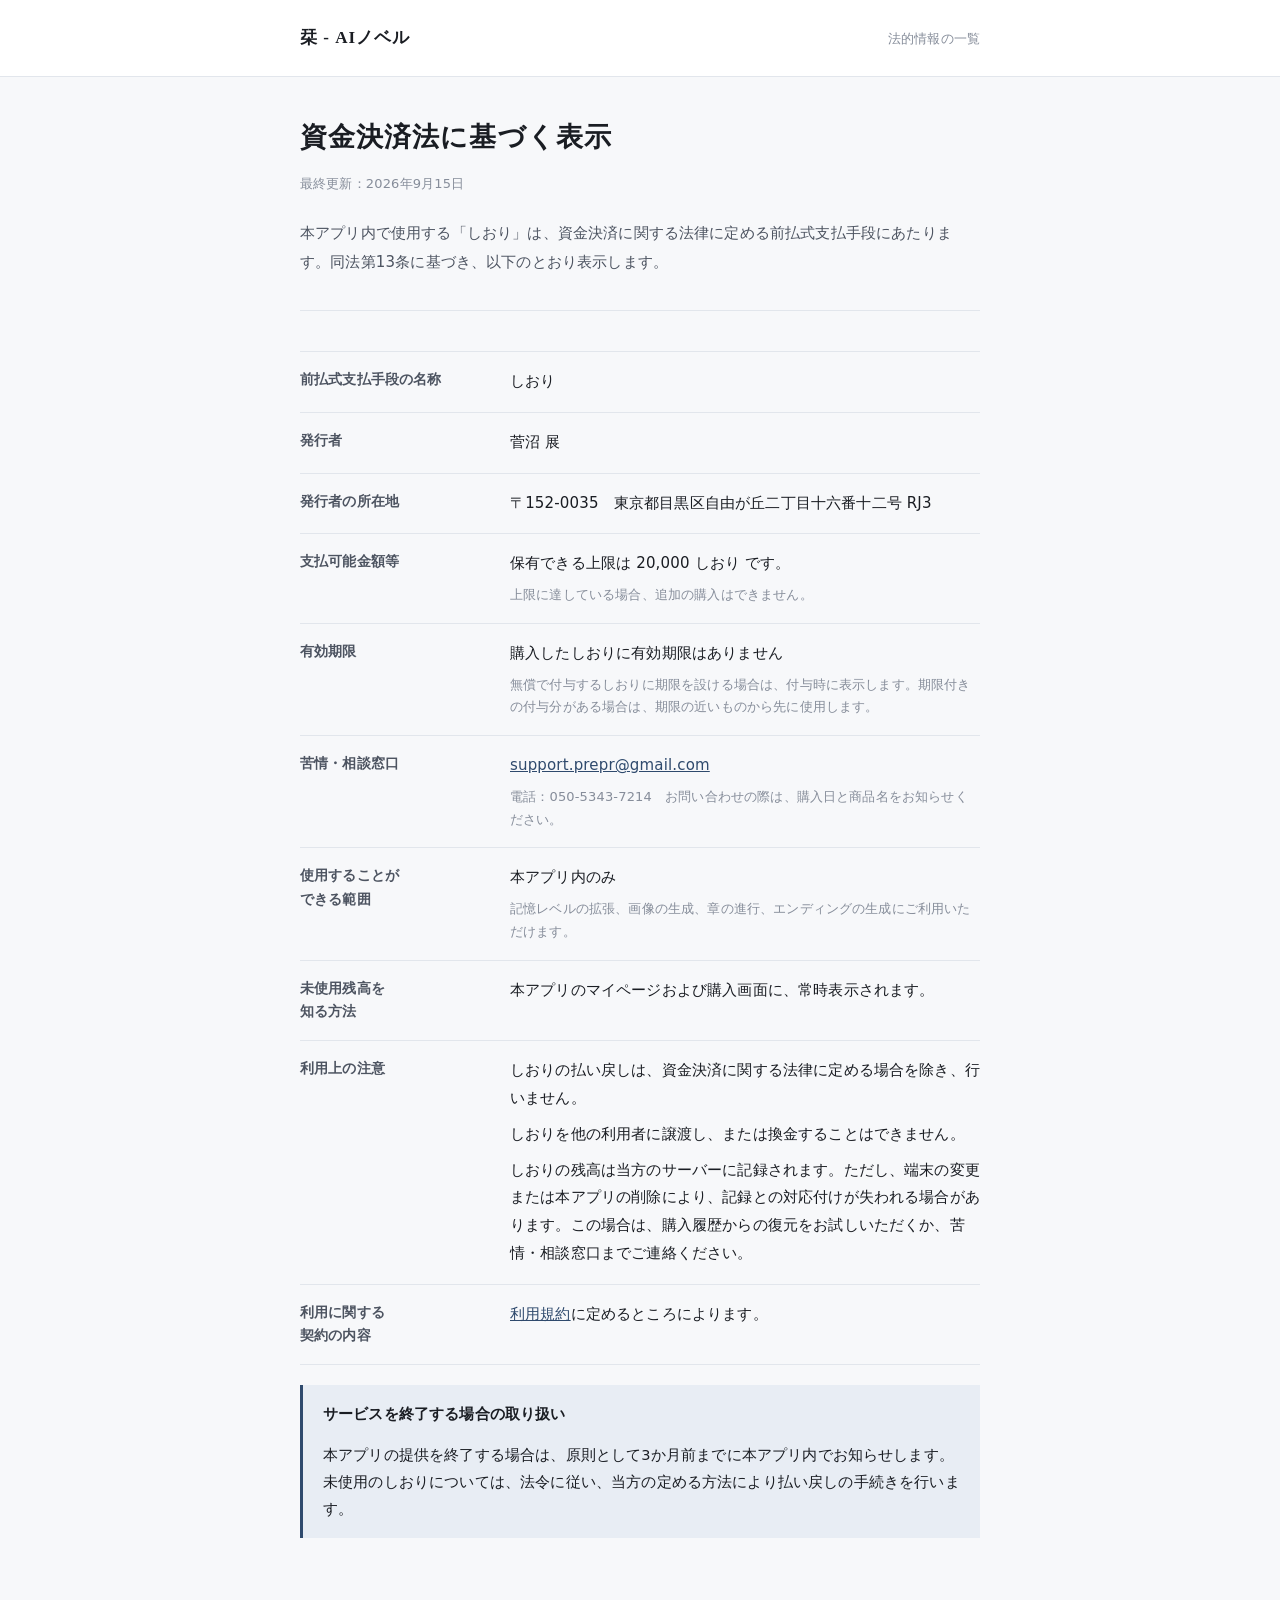
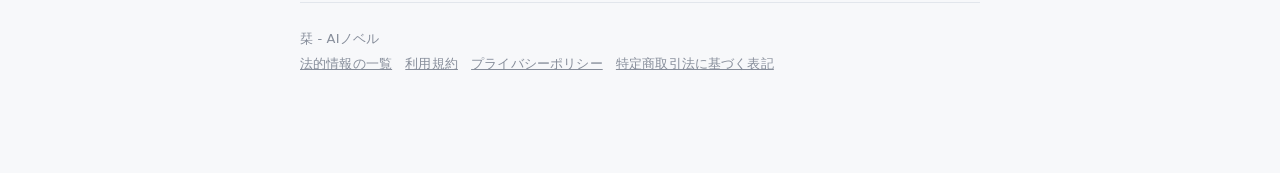
<file: prepaid.html>
<!DOCTYPE html>
<html lang="ja">
<head>
<meta charset="UTF-8">
<meta name="viewport" content="width=device-width, initial-scale=1">
<title>資金決済法に基づく表示｜栞 - AIノベル</title>
<link rel="stylesheet" href="style.css">
</head>
<body>

<div class="mast">
  <div class="mast-inner">
    <span class="mast-app">栞 - AIノベル</span>
    <a class="mast-back" href="index.html">法的情報の一覧</a>
  </div>
</div>

<div class="wrap">

<h1 class="doc-title">資金決済法に基づく表示</h1>
<p class="doc-meta">最終更新：2026年9月15日</p>

<p class="lede">
本アプリ内で使用する「しおり」は、資金決済に関する法律に定める前払式支払手段にあたります。同法第13条に基づき、以下のとおり表示します。
</p>

<section>
<dl class="dl">
  <div>
    <dt>前払式支払手段の名称</dt>
    <dd>しおり</dd>
  </div>
  <div>
    <dt>発行者</dt>
    <dd>菅沼 展</dd>
  </div>
  <div>
    <dt>発行者の所在地</dt>
    <dd>〒152-0035　東京都目黒区自由が丘二丁目十六番十二号 RJ3</dd>
  </div>
  <div>
    <dt>支払可能金額等</dt>
       <dd>
      保有できる上限は 20,000 しおり です。
      <small>上限に達している場合、追加の購入はできません。</small>
    </dd>
  </div>
  <div>
    <dt>有効期限</dt>
    <dd>
      購入したしおりに有効期限はありません
      <small>無償で付与するしおりに期限を設ける場合は、付与時に表示します。期限付きの付与分がある場合は、期限の近いものから先に使用します。</small>
    </dd>
  </div>
  <div>
    <dt>苦情・相談窓口</dt>
    <dd>
      <a href="mailto:support.prepr@gmail.com">support.prepr@gmail.com</a>
      <small>電話：050-5343-7214　お問い合わせの際は、購入日と商品名をお知らせください。</small>
    </dd>
  </div>
  <div>
    <dt>使用することが<br>できる範囲</dt>
    <dd>
      本アプリ内のみ
      <small>記憶レベルの拡張、画像の生成、章の進行、エンディングの生成にご利用いただけます。</small>
    </dd>
  </div>
  <div>
    <dt>未使用残高を<br>知る方法</dt>
    <dd>本アプリのマイページおよび購入画面に、常時表示されます。</dd>
  </div>
  <div>
    <dt>利用上の注意</dt>
    <dd>
      <p>しおりの払い戻しは、資金決済に関する法律に定める場合を除き、行いません。</p>
      <p>しおりを他の利用者に譲渡し、または換金することはできません。</p>
      <p>しおりの残高は当方のサーバーに記録されます。ただし、端末の変更または本アプリの削除により、記録との対応付けが失われる場合があります。この場合は、購入履歴からの復元をお試しいただくか、苦情・相談窓口までご連絡ください。</p>
    </dd>
  </div>
  <div>
    <dt>利用に関する<br>契約の内容</dt>
    <dd><a href="terms.html">利用規約</a>に定めるところによります。</dd>
  </div>
</dl>
</section>

<div class="note">
  <p><strong>サービスを終了する場合の取り扱い</strong></p>
  <p>本アプリの提供を終了する場合は、原則として3か月前までに本アプリ内でお知らせします。未使用のしおりについては、法令に従い、当方の定める方法により払い戻しの手続きを行います。</p>
</div>

<footer>
  <p>栞 - AIノベル<br>
  <a href="index.html">法的情報の一覧</a>　<a href="terms.html">利用規約</a>　<a href="privacy.html">プライバシーポリシー</a>　<a href="tokushoho.html">特定商取引法に基づく表記</a></p>
</footer>

</div>
</body>
</html>
</file>
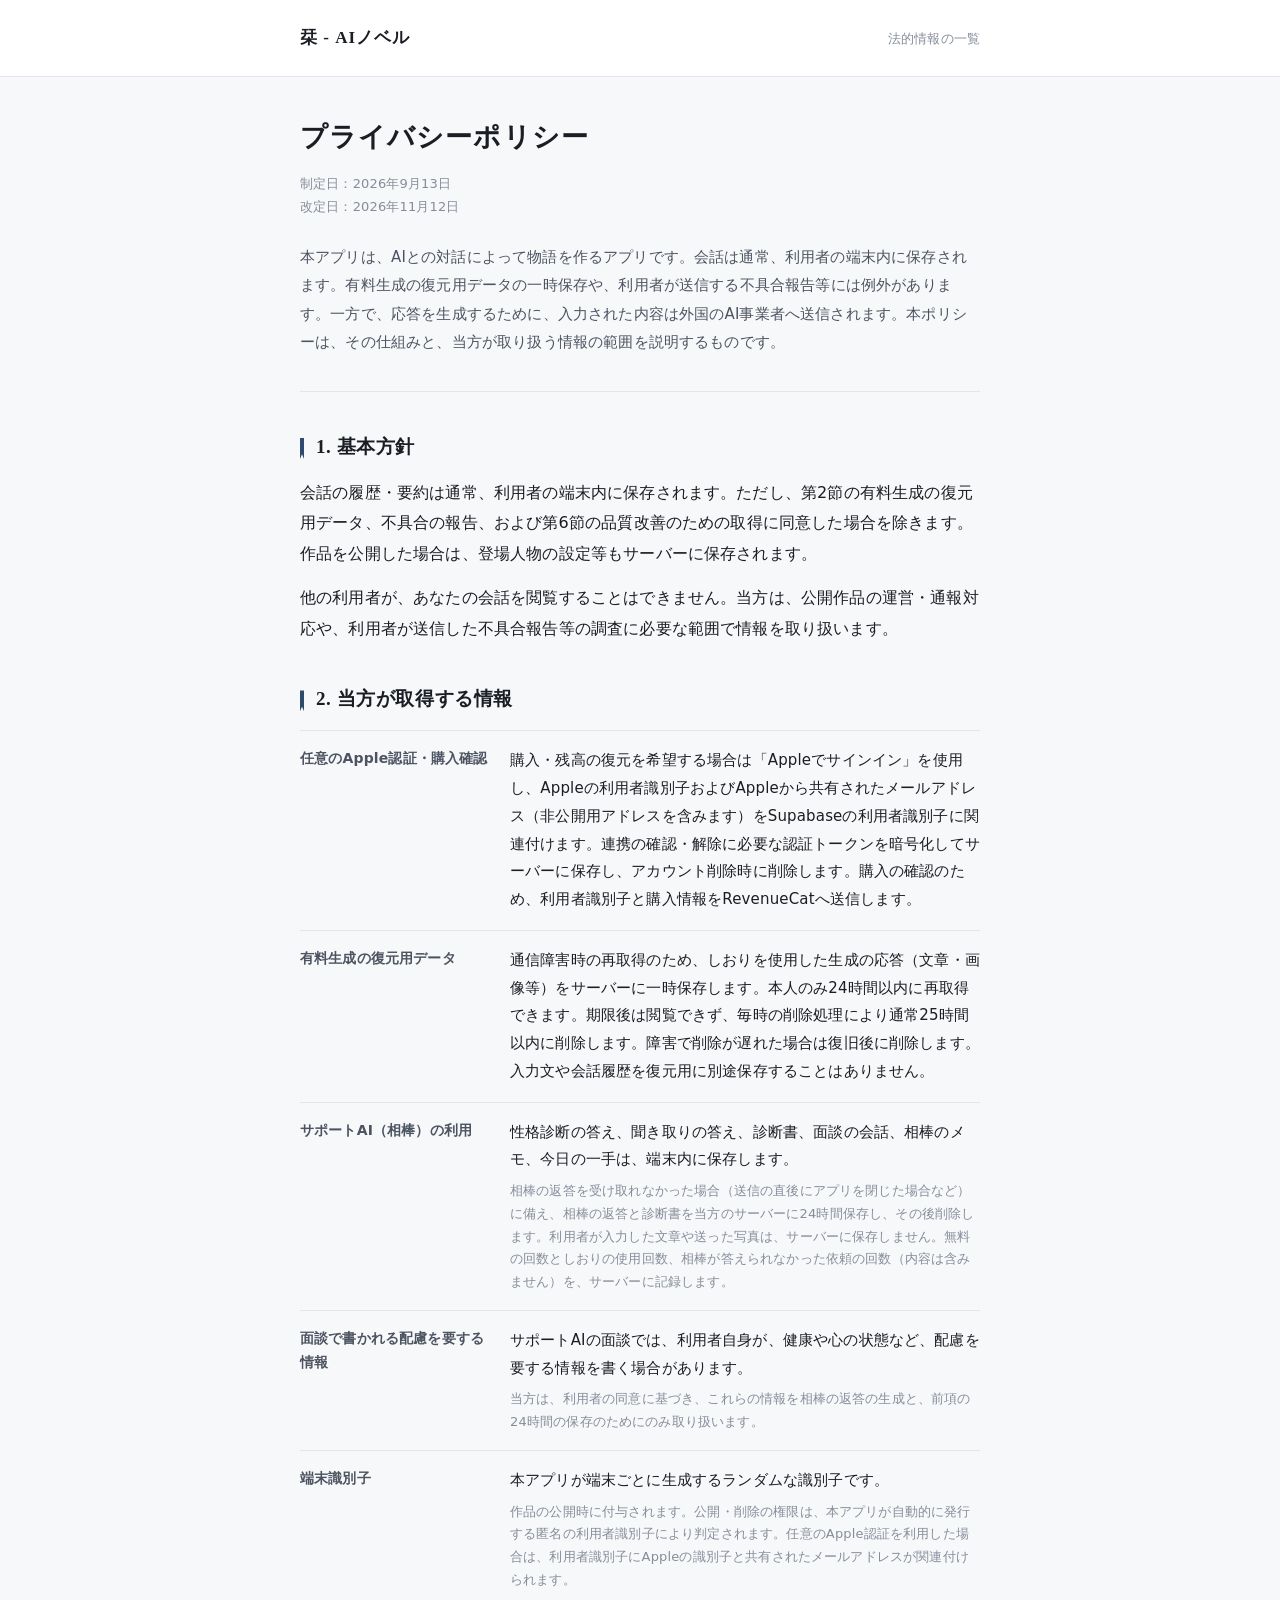
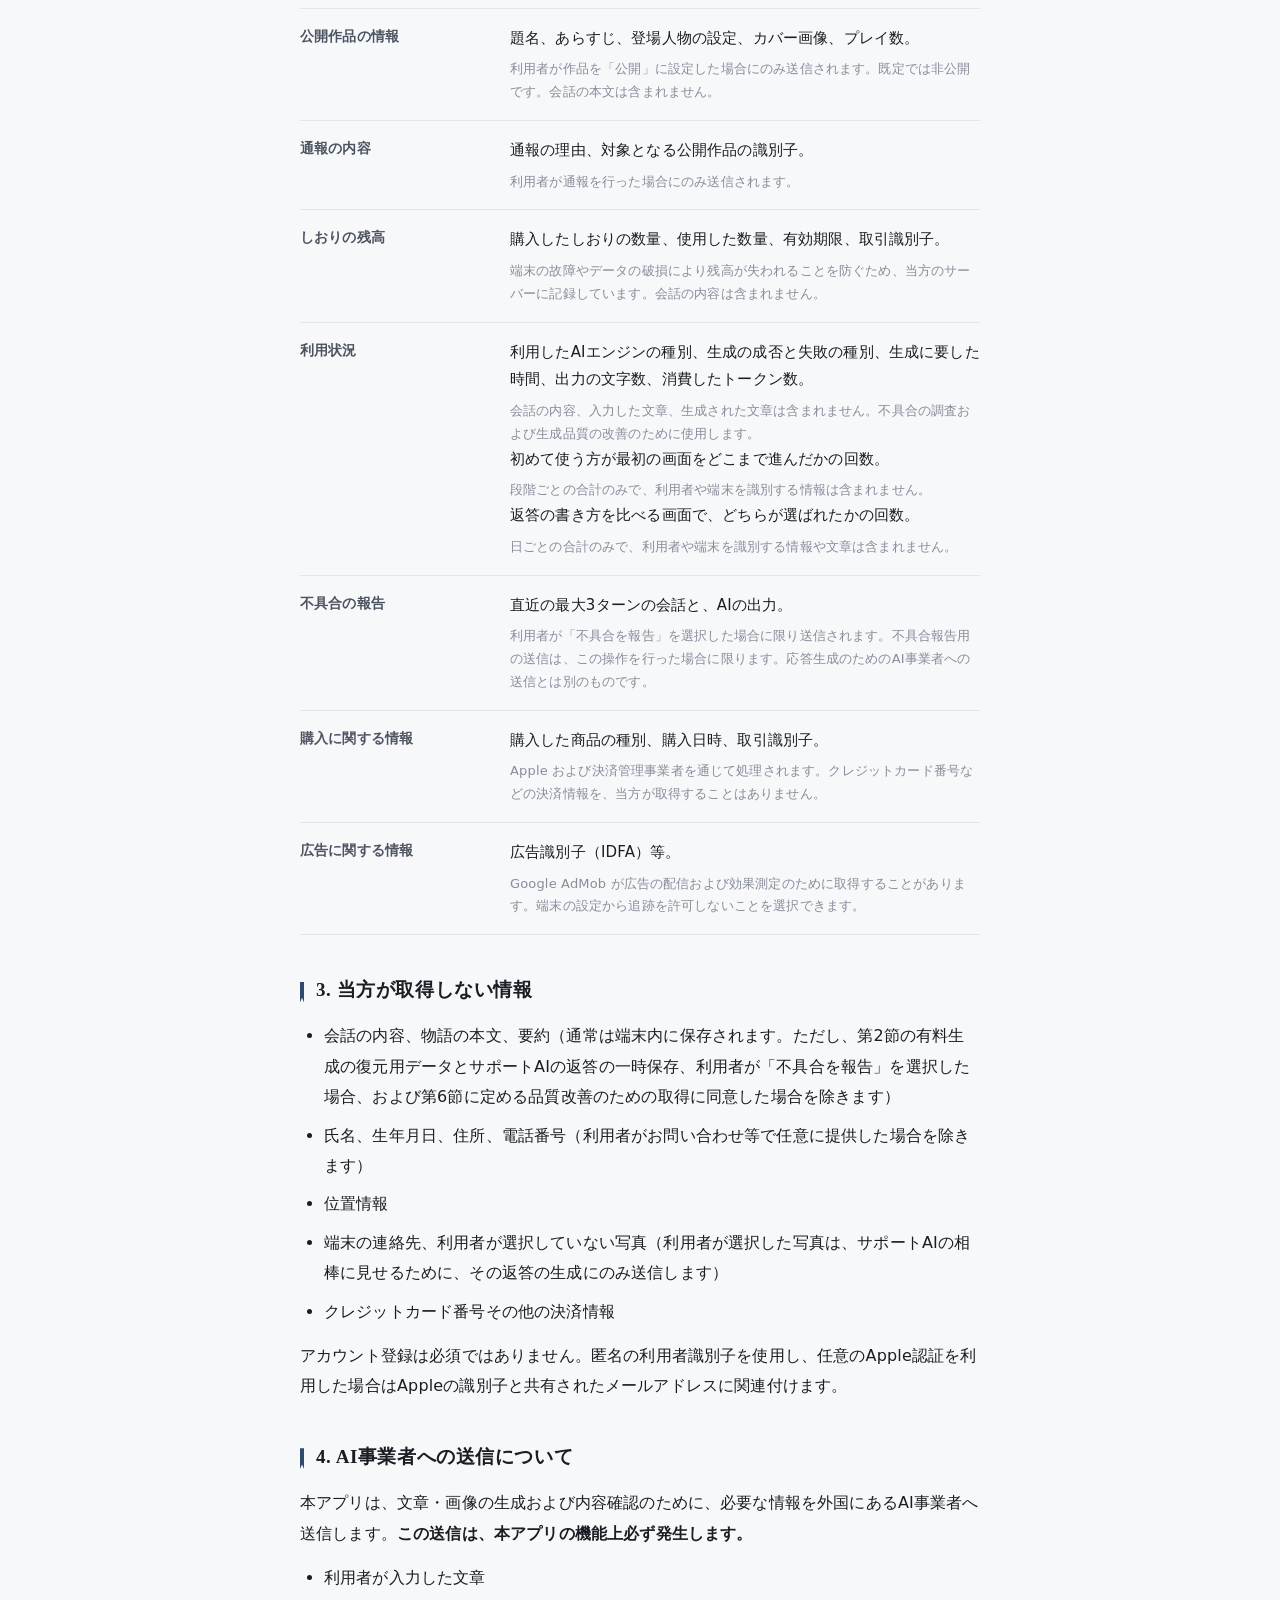
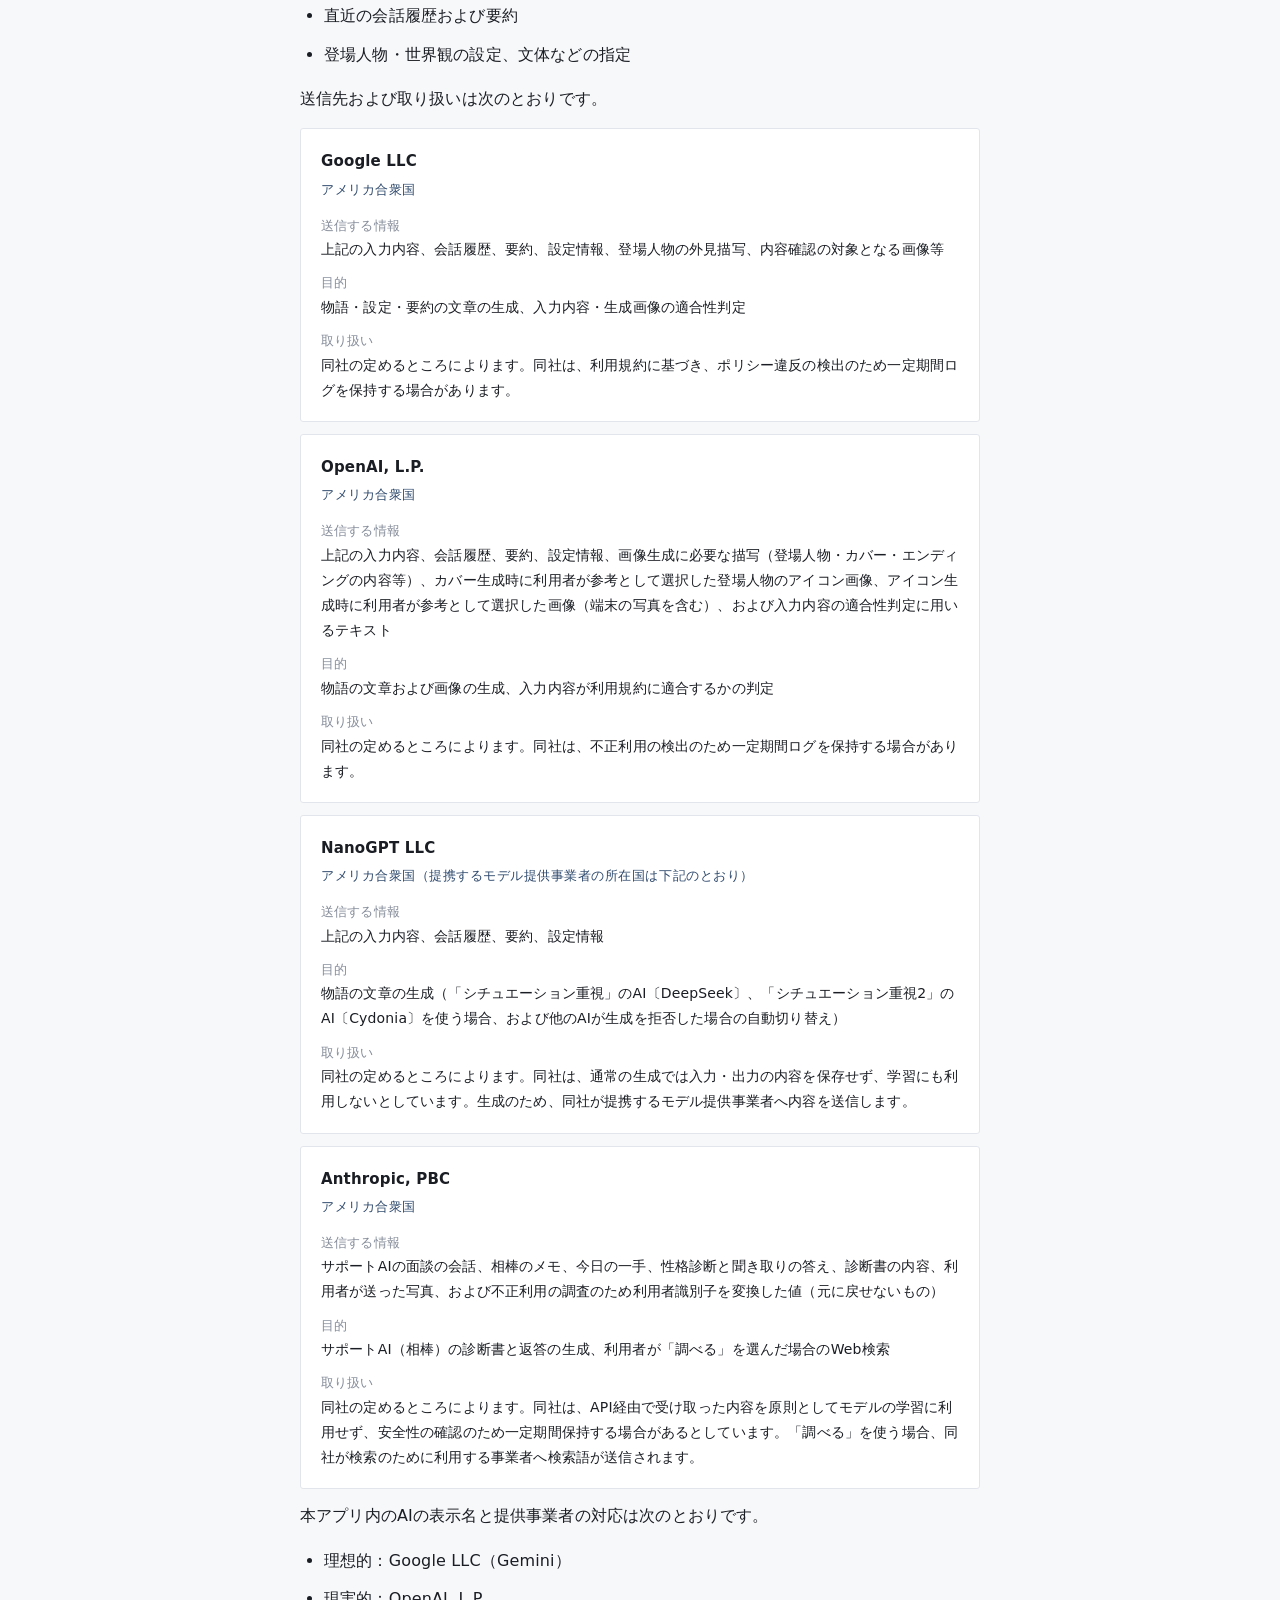
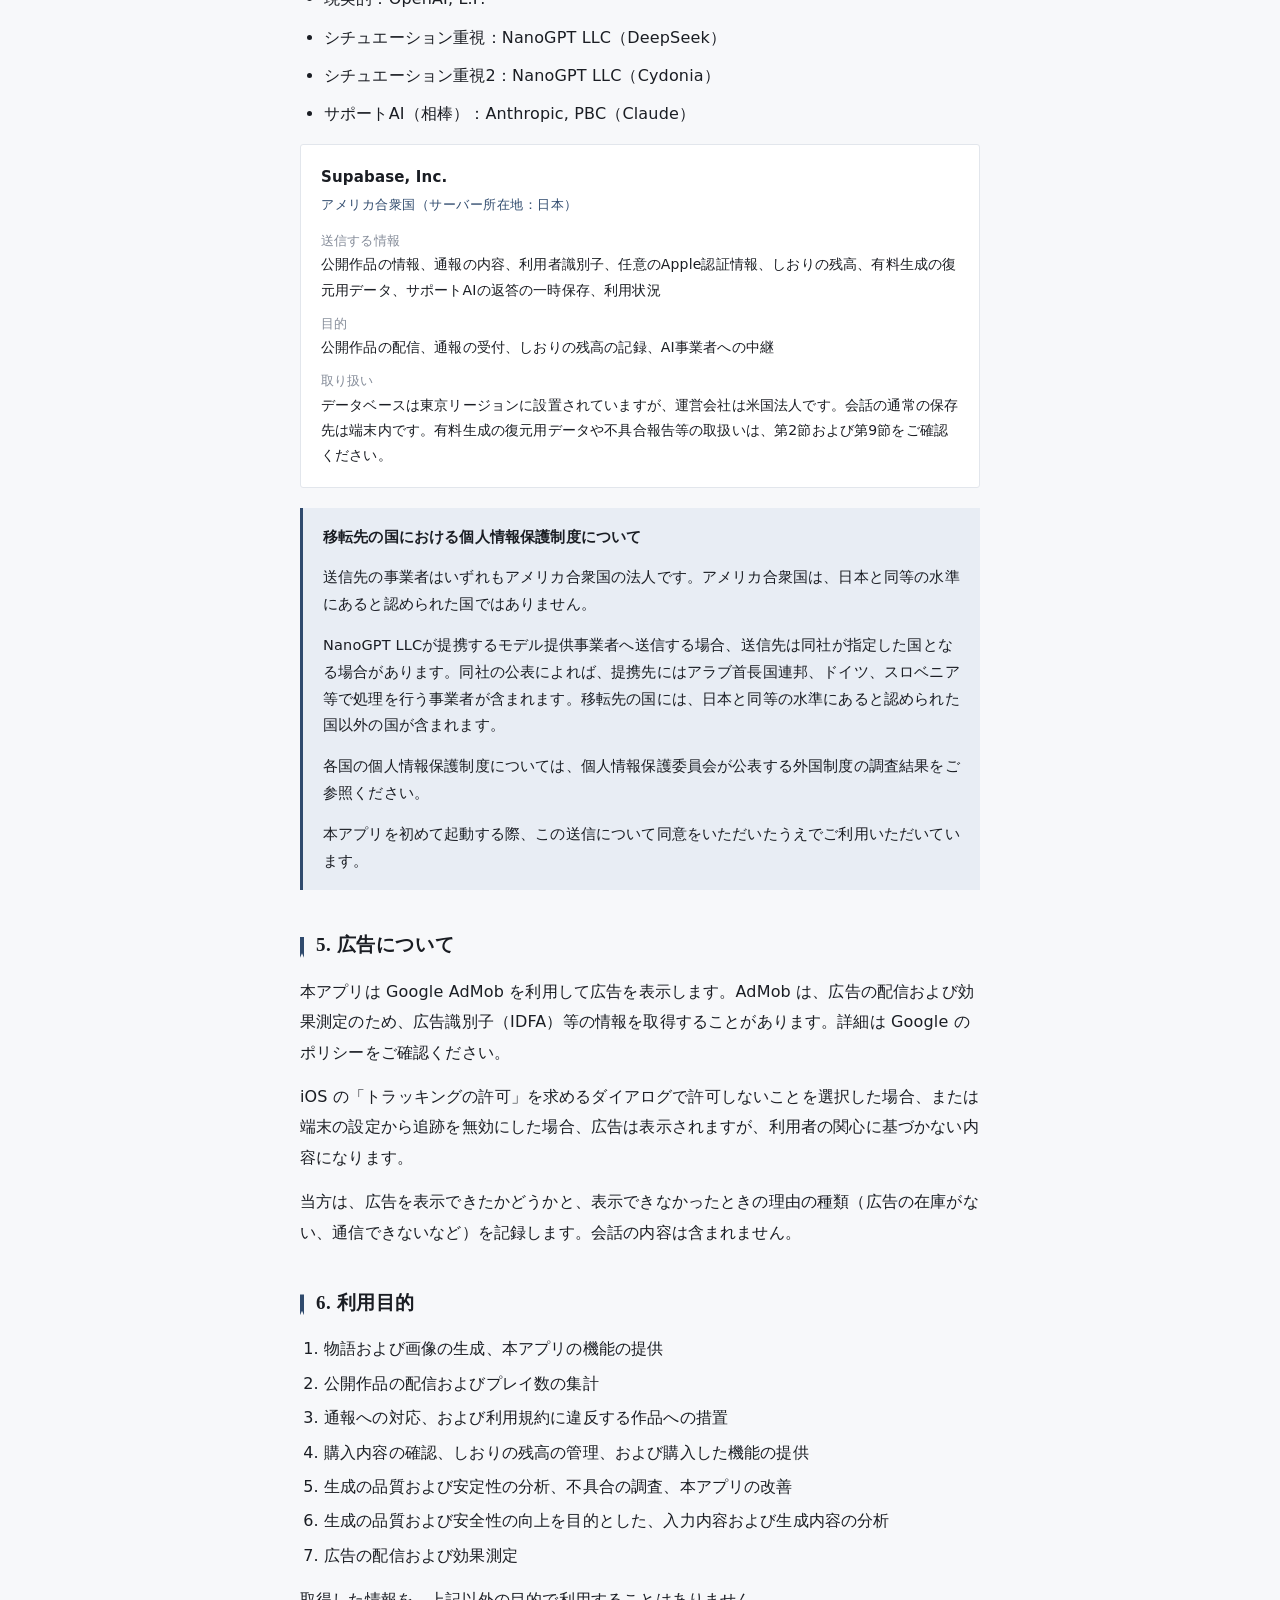
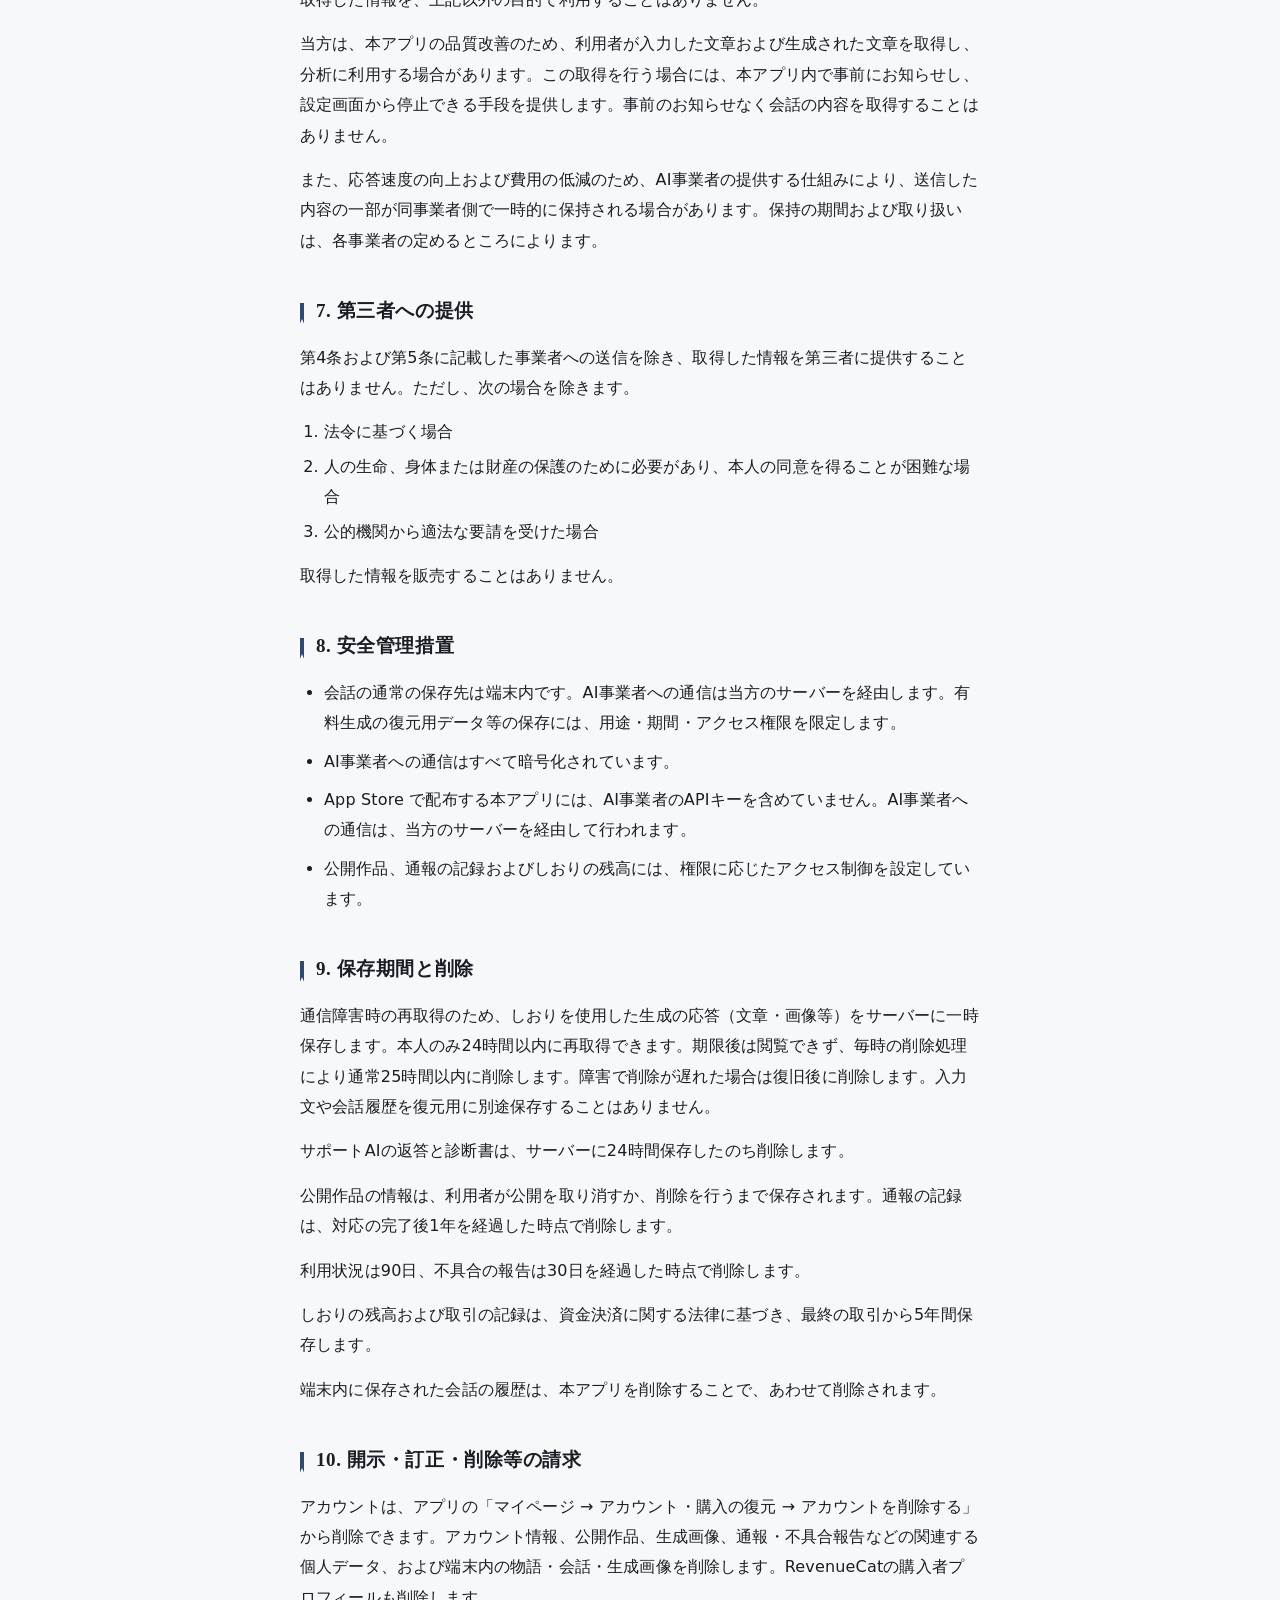
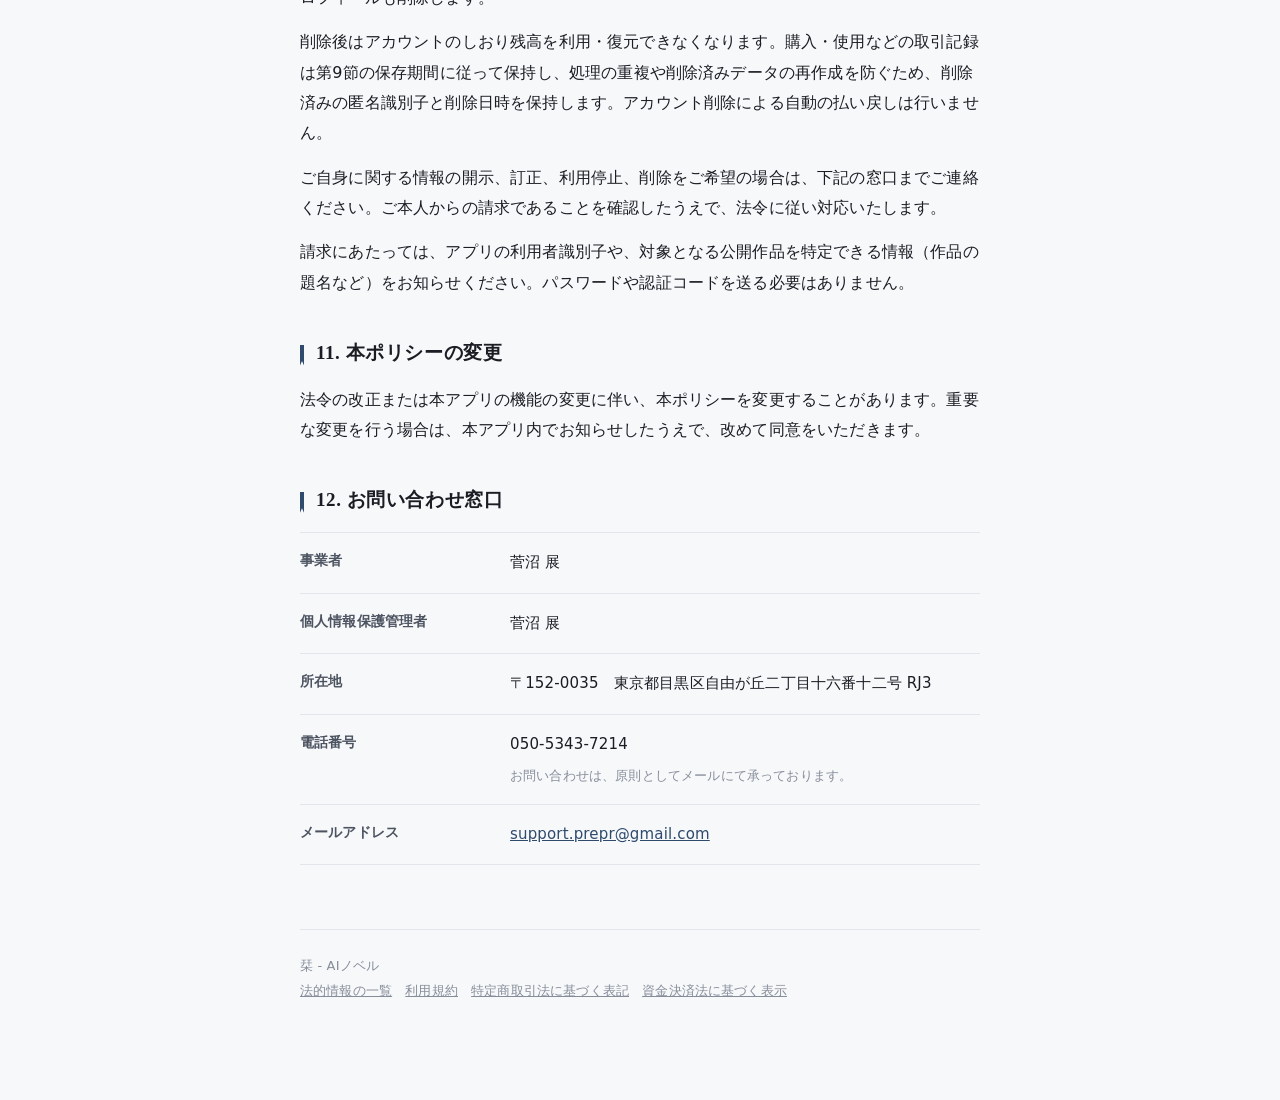
<file: privacy.html>
<!DOCTYPE html>
<html lang="ja">
<head>
<meta charset="UTF-8">
<meta name="viewport" content="width=device-width, initial-scale=1">
<title>プライバシーポリシー｜栞 - AIノベル</title>
<link rel="stylesheet" href="style.css">
</head>
<body>

<div class="mast">
  <div class="mast-inner">
    <span class="mast-app">栞 - AIノベル</span>
    <a class="mast-back" href="index.html">法的情報の一覧</a>
  </div>
</div>

<div class="wrap">

<h1 class="doc-title">プライバシーポリシー</h1>
<p class="doc-meta">制定日：2026年9月13日<br>
改定日：2026年11月12日</p>

<p class="lede">
本アプリは、AIとの対話によって物語を作るアプリです。会話は通常、利用者の端末内に保存されます。有料生成の復元用データの一時保存や、利用者が送信する不具合報告等には例外があります。一方で、応答を生成するために、入力された内容は外国のAI事業者へ送信されます。本ポリシーは、その仕組みと、当方が取り扱う情報の範囲を説明するものです。
</p>

<section>
<h2>1. 基本方針</h2>
<p>会話の履歴・要約は通常、利用者の端末内に保存されます。ただし、第2節の有料生成の復元用データ、不具合の報告、および第6節の品質改善のための取得に同意した場合を除きます。作品を公開した場合は、登場人物の設定等もサーバーに保存されます。</p>
<p>他の利用者が、あなたの会話を閲覧することはできません。当方は、公開作品の運営・通報対応や、利用者が送信した不具合報告等の調査に必要な範囲で情報を取り扱います。</p>
</section>

<section>
<h2>2. 当方が取得する情報</h2>

<dl class="dl">
  <div><dt>任意のApple認証・購入確認</dt><dd>購入・残高の復元を希望する場合は「Appleでサインイン」を使用し、Appleの利用者識別子およびAppleから共有されたメールアドレス（非公開用アドレスを含みます）をSupabaseの利用者識別子に関連付けます。連携の確認・解除に必要な認証トークンを暗号化してサーバーに保存し、アカウント削除時に削除します。購入の確認のため、利用者識別子と購入情報をRevenueCatへ送信します。</dd></div>
  <div><dt>有料生成の復元用データ</dt><dd>通信障害時の再取得のため、しおりを使用した生成の応答（文章・画像等）をサーバーに一時保存します。本人のみ24時間以内に再取得できます。期限後は閲覧できず、毎時の削除処理により通常25時間以内に削除します。障害で削除が遅れた場合は復旧後に削除します。入力文や会話履歴を復元用に別途保存することはありません。</dd></div>
  <div>
    <dt>サポートAI（相棒）の利用</dt>
    <dd>
      性格診断の答え、聞き取りの答え、診断書、面談の会話、相棒のメモ、今日の一手は、端末内に保存します。
      <small>相棒の返答を受け取れなかった場合（送信の直後にアプリを閉じた場合など）に備え、相棒の返答と診断書を当方のサーバーに24時間保存し、その後削除します。利用者が入力した文章や送った写真は、サーバーに保存しません。無料の回数としおりの使用回数、相棒が答えられなかった依頼の回数（内容は含みません）を、サーバーに記録します。</small>
    </dd>
  </div>
  <div>
    <dt>面談で書かれる配慮を要する情報</dt>
    <dd>
      サポートAIの面談では、利用者自身が、健康や心の状態など、配慮を要する情報を書く場合があります。
      <small>当方は、利用者の同意に基づき、これらの情報を相棒の返答の生成と、前項の24時間の保存のためにのみ取り扱います。</small>
    </dd>
  </div>
  <div>
    <dt>端末識別子</dt>
    <dd>
      本アプリが端末ごとに生成するランダムな識別子です。
      <small>作品の公開時に付与されます。公開・削除の権限は、本アプリが自動的に発行する匿名の利用者識別子により判定されます。任意のApple認証を利用した場合は、利用者識別子にAppleの識別子と共有されたメールアドレスが関連付けられます。</small>
    </dd>
  </div>
  <div>
    <dt>公開作品の情報</dt>
    <dd>
      題名、あらすじ、登場人物の設定、カバー画像、プレイ数。
      <small>利用者が作品を「公開」に設定した場合にのみ送信されます。既定では非公開です。会話の本文は含まれません。</small>
    </dd>
  </div>
  <div>
    <dt>通報の内容</dt>
    <dd>
      通報の理由、対象となる公開作品の識別子。
      <small>利用者が通報を行った場合にのみ送信されます。</small>
    </dd>
  </div>
  <div>
    <dt>しおりの残高</dt>
    <dd>
      購入したしおりの数量、使用した数量、有効期限、取引識別子。
      <small>端末の故障やデータの破損により残高が失われることを防ぐため、当方のサーバーに記録しています。会話の内容は含まれません。</small>
    </dd>
  </div>
  <div>
    <dt>利用状況</dt>
    <dd>
      利用したAIエンジンの種別、生成の成否と失敗の種別、生成に要した時間、出力の文字数、消費したトークン数。
      <small>会話の内容、入力した文章、生成された文章は含まれません。不具合の調査および生成品質の改善のために使用します。</small>
      初めて使う方が最初の画面をどこまで進んだかの回数。
      <small>段階ごとの合計のみで、利用者や端末を識別する情報は含まれません。</small>
      返答の書き方を比べる画面で、どちらが選ばれたかの回数。
      <small>日ごとの合計のみで、利用者や端末を識別する情報や文章は含まれません。</small>
    </dd>
  </div>
  <div>
    <dt>不具合の報告</dt>
    <dd>
      直近の最大3ターンの会話と、AIの出力。
      <small>利用者が「不具合を報告」を選択した場合に限り送信されます。不具合報告用の送信は、この操作を行った場合に限ります。応答生成のためのAI事業者への送信とは別のものです。</small>
    </dd>
  </div>
  <div>
    <dt>購入に関する情報</dt>
    <dd>
      購入した商品の種別、購入日時、取引識別子。
      <small>Apple および決済管理事業者を通じて処理されます。クレジットカード番号などの決済情報を、当方が取得することはありません。</small>
    </dd>
  </div>
  <div>
    <dt>広告に関する情報</dt>
    <dd>
      広告識別子（IDFA）等。
      <small>Google AdMob が広告の配信および効果測定のために取得することがあります。端末の設定から追跡を許可しないことを選択できます。</small>
    </dd>
  </div>
</dl>
</section>

<section>
<h2>3. 当方が取得しない情報</h2>
<ul>
  <li>会話の内容、物語の本文、要約（通常は端末内に保存されます。ただし、第2節の有料生成の復元用データとサポートAIの返答の一時保存、利用者が「不具合を報告」を選択した場合、および第6節に定める品質改善のための取得に同意した場合を除きます）</li>
  <li>氏名、生年月日、住所、電話番号（利用者がお問い合わせ等で任意に提供した場合を除きます）</li>
  <li>位置情報</li>
  <li>端末の連絡先、利用者が選択していない写真（利用者が選択した写真は、サポートAIの相棒に見せるために、その返答の生成にのみ送信します）</li>
  <li>クレジットカード番号その他の決済情報</li>
</ul>
<p>アカウント登録は必須ではありません。匿名の利用者識別子を使用し、任意のApple認証を利用した場合はAppleの識別子と共有されたメールアドレスに関連付けます。</p>
</section>

<section>
<h2>4. AI事業者への送信について</h2>

<p>本アプリは、文章・画像の生成および内容確認のために、必要な情報を外国にあるAI事業者へ送信します。<strong>この送信は、本アプリの機能上必ず発生します。</strong></p>

<ul>
  <li>利用者が入力した文章</li>
  <li>直近の会話履歴および要約</li>
  <li>登場人物・世界観の設定、文体などの指定</li>
</ul>

<p>送信先および取り扱いは次のとおりです。</p>

<div class="transfer">
  <p class="transfer-name">Google LLC</p>
  <p class="transfer-country">アメリカ合衆国</p>
  <dl>
    <dt>送信する情報</dt>
    <dd>上記の入力内容、会話履歴、要約、設定情報、登場人物の外見描写、内容確認の対象となる画像等</dd>
    <dt>目的</dt>
    <dd>物語・設定・要約の文章の生成、入力内容・生成画像の適合性判定</dd>
    <dt>取り扱い</dt>
    <dd>同社の定めるところによります。同社は、利用規約に基づき、ポリシー違反の検出のため一定期間ログを保持する場合があります。</dd>
  </dl>
</div>

<div class="transfer">
  <p class="transfer-name">OpenAI, L.P.</p>
  <p class="transfer-country">アメリカ合衆国</p>
  <dl>
    <dt>送信する情報</dt>
    <dd>上記の入力内容、会話履歴、要約、設定情報、画像生成に必要な描写（登場人物・カバー・エンディングの内容等）、カバー生成時に利用者が参考として選択した登場人物のアイコン画像、アイコン生成時に利用者が参考として選択した画像（端末の写真を含む）、および入力内容の適合性判定に用いるテキスト</dd>
    <dt>目的</dt>
    <dd>物語の文章および画像の生成、入力内容が利用規約に適合するかの判定</dd>
    <dt>取り扱い</dt>
    <dd>同社の定めるところによります。同社は、不正利用の検出のため一定期間ログを保持する場合があります。</dd>
  </dl>
</div>

<div class="transfer">
  <p class="transfer-name">NanoGPT LLC</p>
  <p class="transfer-country">アメリカ合衆国（提携するモデル提供事業者の所在国は下記のとおり）</p>
  <dl>
    <dt>送信する情報</dt>
    <dd>上記の入力内容、会話履歴、要約、設定情報</dd>
    <dt>目的</dt>
    <dd>物語の文章の生成（「シチュエーション重視」のAI〔DeepSeek〕、「シチュエーション重視2」のAI〔Cydonia〕を使う場合、および他のAIが生成を拒否した場合の自動切り替え）</dd>
    <dt>取り扱い</dt>
    <dd>同社の定めるところによります。同社は、通常の生成では入力・出力の内容を保存せず、学習にも利用しないとしています。生成のため、同社が提携するモデル提供事業者へ内容を送信します。</dd>
  </dl>
</div>

<div class="transfer">
  <p class="transfer-name">Anthropic, PBC</p>
  <p class="transfer-country">アメリカ合衆国</p>
  <dl>
    <dt>送信する情報</dt>
    <dd>サポートAIの面談の会話、相棒のメモ、今日の一手、性格診断と聞き取りの答え、診断書の内容、利用者が送った写真、および不正利用の調査のため利用者識別子を変換した値（元に戻せないもの）</dd>
    <dt>目的</dt>
    <dd>サポートAI（相棒）の診断書と返答の生成、利用者が「調べる」を選んだ場合のWeb検索</dd>
    <dt>取り扱い</dt>
    <dd>同社の定めるところによります。同社は、API経由で受け取った内容を原則としてモデルの学習に利用せず、安全性の確認のため一定期間保持する場合があるとしています。「調べる」を使う場合、同社が検索のために利用する事業者へ検索語が送信されます。</dd>
  </dl>
</div>

<p>本アプリ内のAIの表示名と提供事業者の対応は次のとおりです。</p>
<ul>
  <li>理想的：Google LLC（Gemini）</li>
  <li>現実的：OpenAI, L.P.</li>
  <li>シチュエーション重視：NanoGPT LLC（DeepSeek）</li>
  <li>シチュエーション重視2：NanoGPT LLC（Cydonia）</li>
  <li>サポートAI（相棒）：Anthropic, PBC（Claude）</li>
</ul>

<div class="transfer">
  <p class="transfer-name">Supabase, Inc.</p>
  <p class="transfer-country">アメリカ合衆国（サーバー所在地：日本）</p>
  <dl>
    <dt>送信する情報</dt>
    <dd>公開作品の情報、通報の内容、利用者識別子、任意のApple認証情報、しおりの残高、有料生成の復元用データ、サポートAIの返答の一時保存、利用状況</dd>
    <dt>目的</dt>
    <dd>公開作品の配信、通報の受付、しおりの残高の記録、AI事業者への中継</dd>
    <dt>取り扱い</dt>
    <dd>データベースは東京リージョンに設置されていますが、運営会社は米国法人です。会話の通常の保存先は端末内です。有料生成の復元用データや不具合報告等の取扱いは、第2節および第9節をご確認ください。</dd>
  </dl>
</div>

<div class="note">
  <p><strong>移転先の国における個人情報保護制度について</strong></p>
  <p>送信先の事業者はいずれもアメリカ合衆国の法人です。アメリカ合衆国は、日本と同等の水準にあると認められた国ではありません。</p>
  <p>NanoGPT LLCが提携するモデル提供事業者へ送信する場合、送信先は同社が指定した国となる場合があります。同社の公表によれば、提携先にはアラブ首長国連邦、ドイツ、スロベニア等で処理を行う事業者が含まれます。移転先の国には、日本と同等の水準にあると認められた国以外の国が含まれます。</p>
  <p>各国の個人情報保護制度については、個人情報保護委員会が公表する外国制度の調査結果をご参照ください。</p>
  <p>本アプリを初めて起動する際、この送信について同意をいただいたうえでご利用いただいています。</p>
</div>
</section>

<section>
<h2>5. 広告について</h2>
<p>本アプリは Google AdMob を利用して広告を表示します。AdMob は、広告の配信および効果測定のため、広告識別子（IDFA）等の情報を取得することがあります。詳細は Google のポリシーをご確認ください。</p>
<p>iOS の「トラッキングの許可」を求めるダイアログで許可しないことを選択した場合、または端末の設定から追跡を無効にした場合、広告は表示されますが、利用者の関心に基づかない内容になります。</p>
<p>当方は、広告を表示できたかどうかと、表示できなかったときの理由の種類（広告の在庫がない、通信できないなど）を記録します。会話の内容は含まれません。</p>
</section>

<section>
<h2>6. 利用目的</h2>
<ol class="tight">
  <li>物語および画像の生成、本アプリの機能の提供</li>
  <li>公開作品の配信およびプレイ数の集計</li>
  <li>通報への対応、および利用規約に違反する作品への措置</li>
  <li>購入内容の確認、しおりの残高の管理、および購入した機能の提供</li>
  <li>生成の品質および安定性の分析、不具合の調査、本アプリの改善</li>
  <li>生成の品質および安全性の向上を目的とした、入力内容および生成内容の分析</li>
  <li>広告の配信および効果測定</li>
</ol>
<p>取得した情報を、上記以外の目的で利用することはありません。</p>
<p>当方は、本アプリの品質改善のため、利用者が入力した文章および生成された文章を取得し、分析に利用する場合があります。この取得を行う場合には、本アプリ内で事前にお知らせし、設定画面から停止できる手段を提供します。事前のお知らせなく会話の内容を取得することはありません。</p>
<p>また、応答速度の向上および費用の低減のため、AI事業者の提供する仕組みにより、送信した内容の一部が同事業者側で一時的に保持される場合があります。保持の期間および取り扱いは、各事業者の定めるところによります。</p>
</section>

<section>
<h2>7. 第三者への提供</h2>
<p>第4条および第5条に記載した事業者への送信を除き、取得した情報を第三者に提供することはありません。ただし、次の場合を除きます。</p>
<ol class="tight">
  <li>法令に基づく場合</li>
  <li>人の生命、身体または財産の保護のために必要があり、本人の同意を得ることが困難な場合</li>
  <li>公的機関から適法な要請を受けた場合</li>
</ol>
<p>取得した情報を販売することはありません。</p>
</section>

<section>
<h2>8. 安全管理措置</h2>
<ul>
  <li>会話の通常の保存先は端末内です。AI事業者への通信は当方のサーバーを経由します。有料生成の復元用データ等の保存には、用途・期間・アクセス権限を限定します。</li>
  <li>AI事業者への通信はすべて暗号化されています。</li>
  <li>App Store で配布する本アプリには、AI事業者のAPIキーを含めていません。AI事業者への通信は、当方のサーバーを経由して行われます。</li>
  <li>公開作品、通報の記録およびしおりの残高には、権限に応じたアクセス制御を設定しています。</li>
</ul>
</section>

<section>
<h2>9. 保存期間と削除</h2>
<p>通信障害時の再取得のため、しおりを使用した生成の応答（文章・画像等）をサーバーに一時保存します。本人のみ24時間以内に再取得できます。期限後は閲覧できず、毎時の削除処理により通常25時間以内に削除します。障害で削除が遅れた場合は復旧後に削除します。入力文や会話履歴を復元用に別途保存することはありません。</p>
<p>サポートAIの返答と診断書は、サーバーに24時間保存したのち削除します。</p>
<p>公開作品の情報は、利用者が公開を取り消すか、削除を行うまで保存されます。通報の記録は、対応の完了後1年を経過した時点で削除します。</p>
<p>利用状況は90日、不具合の報告は30日を経過した時点で削除します。</p>
<p>しおりの残高および取引の記録は、資金決済に関する法律に基づき、最終の取引から5年間保存します。</p>
<p>端末内に保存された会話の履歴は、本アプリを削除することで、あわせて削除されます。</p>
</section>

<section>
<h2>10. 開示・訂正・削除等の請求</h2>
<p>アカウントは、アプリの「マイページ → アカウント・購入の復元 → アカウントを削除する」から削除できます。アカウント情報、公開作品、生成画像、通報・不具合報告などの関連する個人データ、および端末内の物語・会話・生成画像を削除します。RevenueCatの購入者プロフィールも削除します。</p>
<p>削除後はアカウントのしおり残高を利用・復元できなくなります。購入・使用などの取引記録は第9節の保存期間に従って保持し、処理の重複や削除済みデータの再作成を防ぐため、削除済みの匿名識別子と削除日時を保持します。アカウント削除による自動の払い戻しは行いません。</p>

<p>ご自身に関する情報の開示、訂正、利用停止、削除をご希望の場合は、下記の窓口までご連絡ください。ご本人からの請求であることを確認したうえで、法令に従い対応いたします。</p>
<p>請求にあたっては、アプリの利用者識別子や、対象となる公開作品を特定できる情報（作品の題名など）をお知らせください。パスワードや認証コードを送る必要はありません。</p>
</section>

<section>
<h2>11. 本ポリシーの変更</h2>
<p>法令の改正または本アプリの機能の変更に伴い、本ポリシーを変更することがあります。重要な変更を行う場合は、本アプリ内でお知らせしたうえで、改めて同意をいただきます。</p>
</section>

<section>
<h2>12. お問い合わせ窓口</h2>
<dl class="dl">
  <div>
    <dt>事業者</dt>
    <dd>菅沼 展</dd>
  </div>
  <div>
    <dt>個人情報保護管理者</dt>
    <dd>菅沼 展</dd>
  </div>
  <div>
    <dt>所在地</dt>
    <dd>〒152-0035　東京都目黒区自由が丘二丁目十六番十二号 RJ3</dd>
  </div>
  <div>
    <dt>電話番号</dt>
    <dd>
      050-5343-7214
      <small>お問い合わせは、原則としてメールにて承っております。</small>
    </dd>
  </div>
  <div>
    <dt>メールアドレス</dt>
    <dd><a href="mailto:support.prepr@gmail.com">support.prepr@gmail.com</a></dd>
  </div>
</dl>
</section>

<footer>
  <p>栞 - AIノベル<br>
  <a href="index.html">法的情報の一覧</a>　<a href="terms.html">利用規約</a>　<a href="tokushoho.html">特定商取引法に基づく表記</a>　<a href="prepaid.html">資金決済法に基づく表示</a></p>
</footer>

</div>
</body>
</html>
</file>
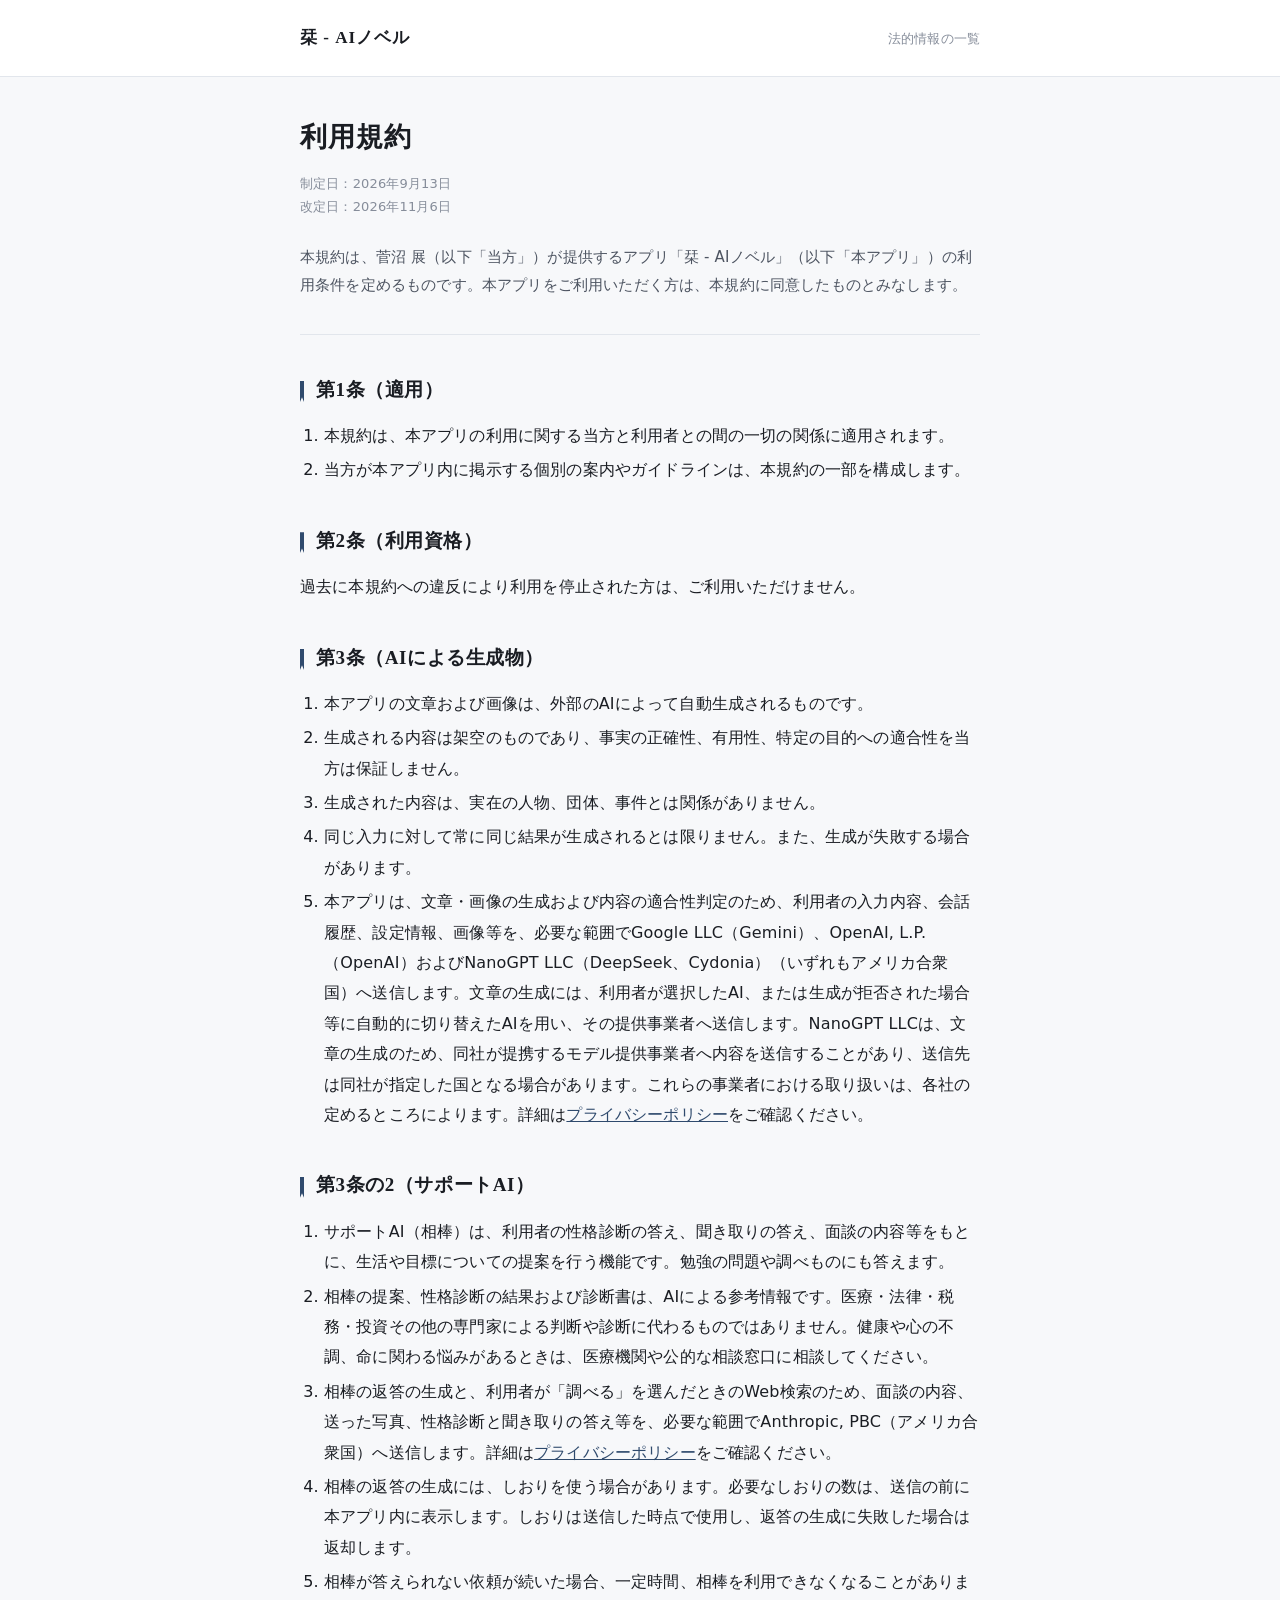
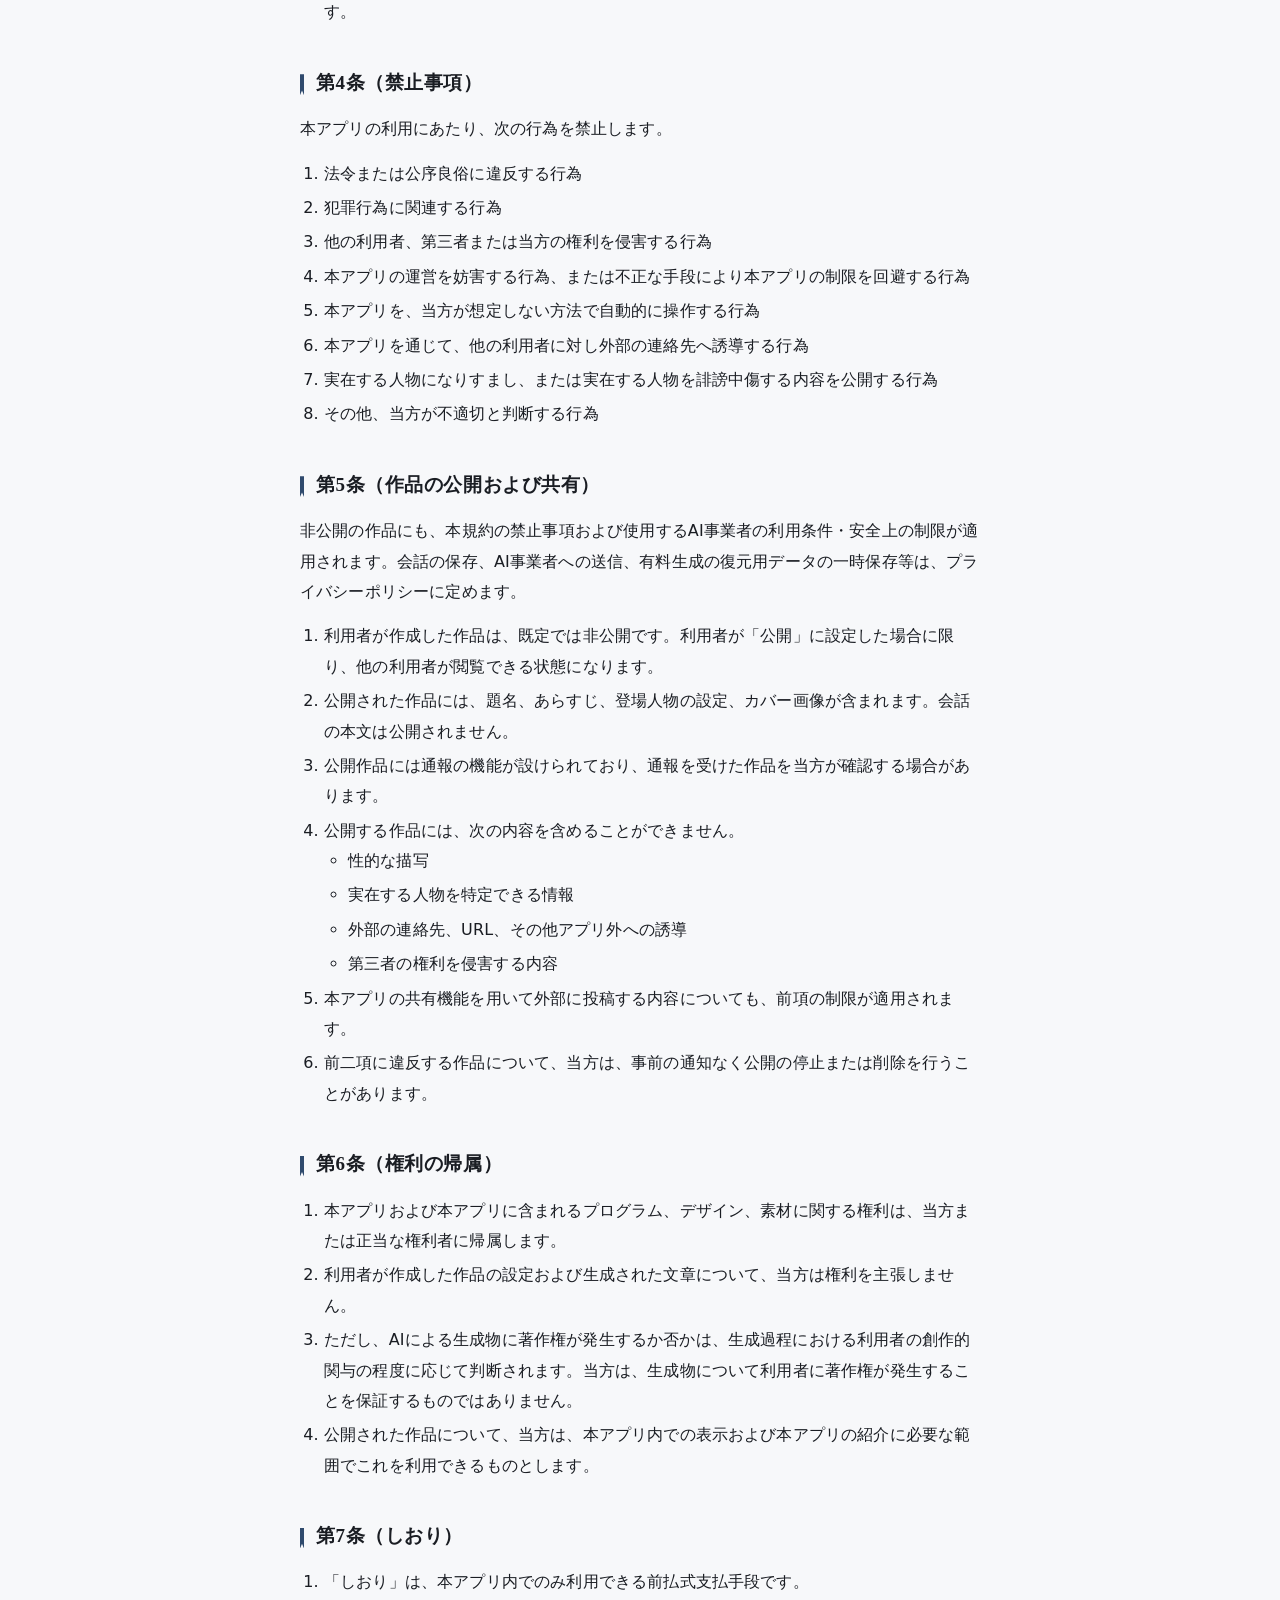
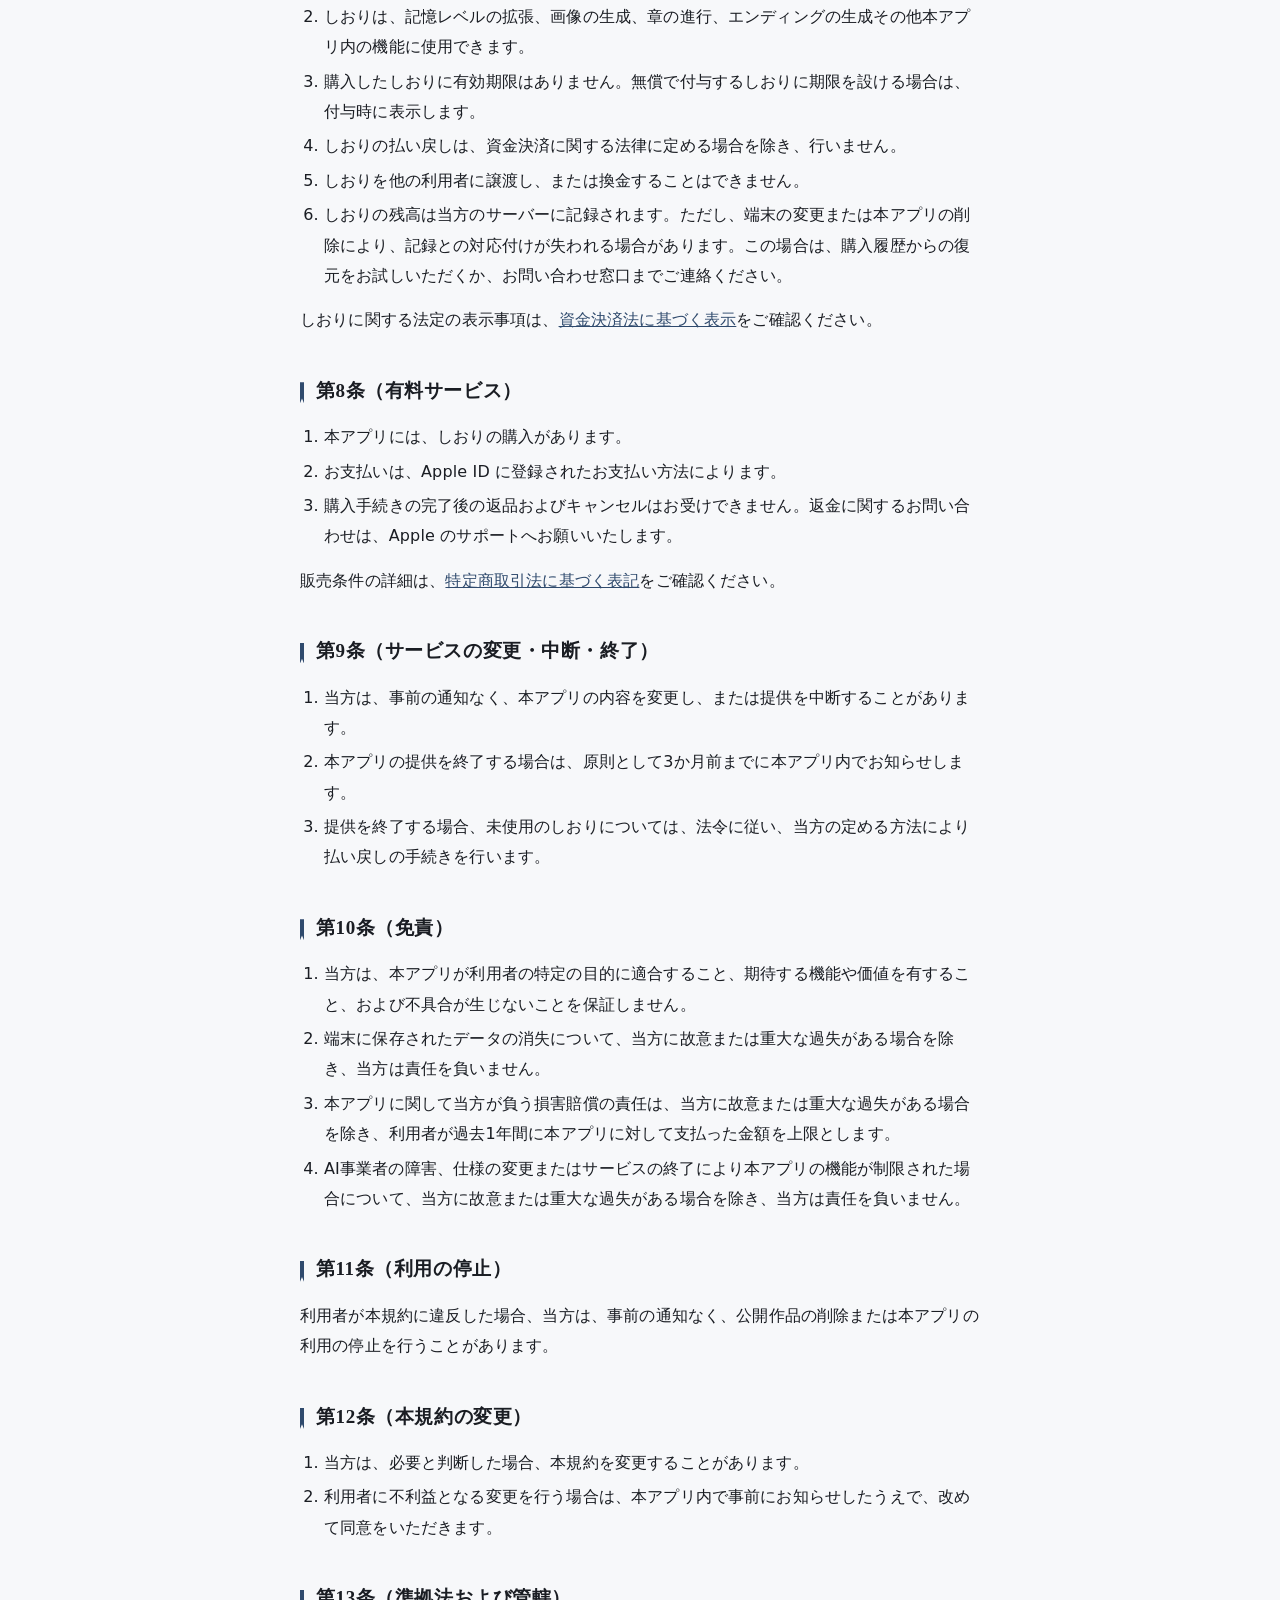
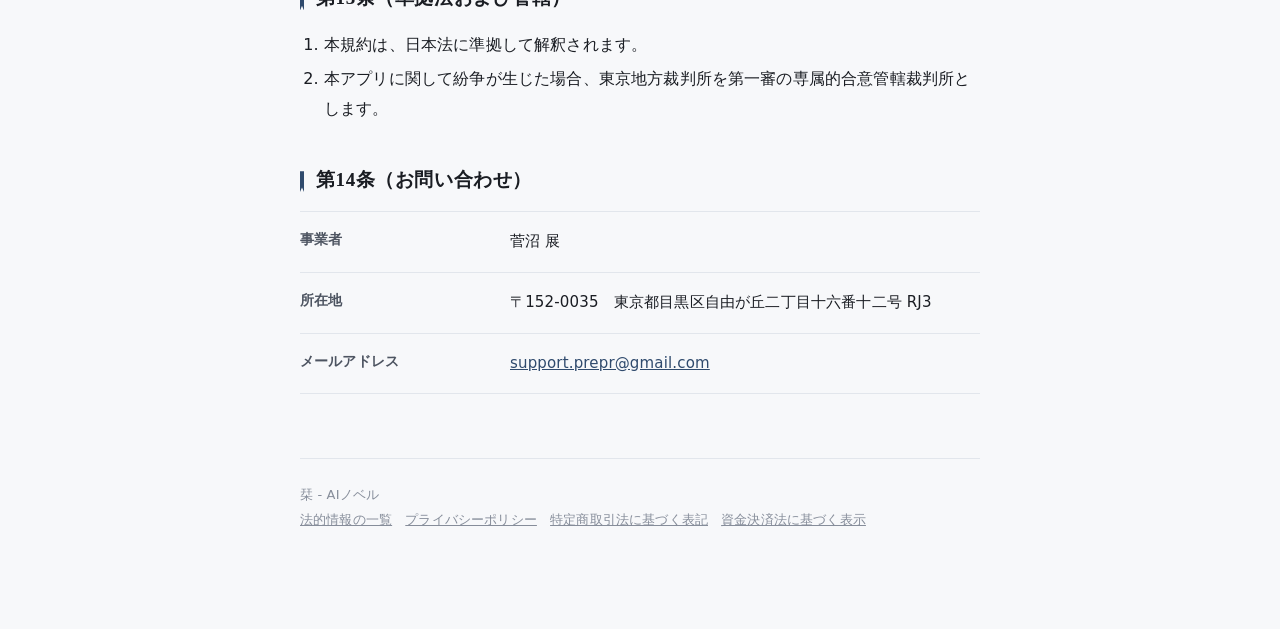
<file: terms.html>
<!DOCTYPE html>
<html lang="ja">
<head>
<meta charset="UTF-8">
<meta name="viewport" content="width=device-width, initial-scale=1">
<title>利用規約｜栞 - AIノベル</title>
<link rel="stylesheet" href="style.css">
</head>
<body>

<div class="mast">
  <div class="mast-inner">
    <span class="mast-app">栞 - AIノベル</span>
    <a class="mast-back" href="index.html">法的情報の一覧</a>
  </div>
</div>

<div class="wrap">

<h1 class="doc-title">利用規約</h1>
<p class="doc-meta">制定日：2026年9月13日<br>改定日：2026年11月6日</p>

<p class="lede">
本規約は、菅沼 展（以下「当方」）が提供するアプリ「栞 - AIノベル」（以下「本アプリ」）の利用条件を定めるものです。本アプリをご利用いただく方は、本規約に同意したものとみなします。
</p>

<section>
<h2>第1条（適用）</h2>
<ol class="tight">
  <li>本規約は、本アプリの利用に関する当方と利用者との間の一切の関係に適用されます。</li>
  <li>当方が本アプリ内に掲示する個別の案内やガイドラインは、本規約の一部を構成します。</li>
</ol>
</section>

<section>
<h2>第2条（利用資格）</h2>
<p>過去に本規約への違反により利用を停止された方は、ご利用いただけません。</p>
</section>

<section>
<h2>第3条（AIによる生成物）</h2>
<ol class="tight">
  <li>本アプリの文章および画像は、外部のAIによって自動生成されるものです。</li>
  <li>生成される内容は架空のものであり、事実の正確性、有用性、特定の目的への適合性を当方は保証しません。</li>
  <li>生成された内容は、実在の人物、団体、事件とは関係がありません。</li>
  <li>同じ入力に対して常に同じ結果が生成されるとは限りません。また、生成が失敗する場合があります。</li>
    <li>本アプリは、文章・画像の生成および内容の適合性判定のため、利用者の入力内容、会話履歴、設定情報、画像等を、必要な範囲でGoogle LLC（Gemini）、OpenAI, L.P.（OpenAI）およびNanoGPT LLC（DeepSeek、Cydonia）（いずれもアメリカ合衆国）へ送信します。文章の生成には、利用者が選択したAI、または生成が拒否された場合等に自動的に切り替えたAIを用い、その提供事業者へ送信します。NanoGPT LLCは、文章の生成のため、同社が提携するモデル提供事業者へ内容を送信することがあり、送信先は同社が指定した国となる場合があります。これらの事業者における取り扱いは、各社の定めるところによります。詳細は<a href="privacy.html">プライバシーポリシー</a>をご確認ください。</li>
</ol>
</section>

<section>
<h2>第3条の2（サポートAI）</h2>
<ol class="tight">
  <li>サポートAI（相棒）は、利用者の性格診断の答え、聞き取りの答え、面談の内容等をもとに、生活や目標についての提案を行う機能です。勉強の問題や調べものにも答えます。</li>
  <li>相棒の提案、性格診断の結果および診断書は、AIによる参考情報です。医療・法律・税務・投資その他の専門家による判断や診断に代わるものではありません。健康や心の不調、命に関わる悩みがあるときは、医療機関や公的な相談窓口に相談してください。</li>
  <li>相棒の返答の生成と、利用者が「調べる」を選んだときのWeb検索のため、面談の内容、送った写真、性格診断と聞き取りの答え等を、必要な範囲でAnthropic, PBC（アメリカ合衆国）へ送信します。詳細は<a href="privacy.html">プライバシーポリシー</a>をご確認ください。</li>
  <li>相棒の返答の生成には、しおりを使う場合があります。必要なしおりの数は、送信の前に本アプリ内に表示します。しおりは送信した時点で使用し、返答の生成に失敗した場合は返却します。</li>
  <li>相棒が答えられない依頼が続いた場合、一定時間、相棒を利用できなくなることがあります。</li>
</ol>
</section>

<section>
<h2>第4条（禁止事項）</h2>
<p>本アプリの利用にあたり、次の行為を禁止します。</p>
<ol class="tight">
  <li>法令または公序良俗に違反する行為</li>
  <li>犯罪行為に関連する行為</li>
  <li>他の利用者、第三者または当方の権利を侵害する行為</li>
  <li>本アプリの運営を妨害する行為、または不正な手段により本アプリの制限を回避する行為</li>
  <li>本アプリを、当方が想定しない方法で自動的に操作する行為</li>
  <li>本アプリを通じて、他の利用者に対し外部の連絡先へ誘導する行為</li>
  <li>実在する人物になりすまし、または実在する人物を誹謗中傷する内容を公開する行為</li>
  <li>その他、当方が不適切と判断する行為</li>
</ol>
</section>

<section>
<h2>第5条（作品の公開および共有）</h2>
<p>非公開の作品にも、本規約の禁止事項および使用するAI事業者の利用条件・安全上の制限が適用されます。会話の保存、AI事業者への送信、有料生成の復元用データの一時保存等は、プライバシーポリシーに定めます。</p>
<ol class="tight">
  <li>利用者が作成した作品は、既定では非公開です。利用者が「公開」に設定した場合に限り、他の利用者が閲覧できる状態になります。</li>
  <li>公開された作品には、題名、あらすじ、登場人物の設定、カバー画像が含まれます。会話の本文は公開されません。</li>
  <li>公開作品には通報の機能が設けられており、通報を受けた作品を当方が確認する場合があります。</li>
  <li>公開する作品には、次の内容を含めることができません。
    <ul>
      <li>性的な描写</li>
      <li>実在する人物を特定できる情報</li>
      <li>外部の連絡先、URL、その他アプリ外への誘導</li>
      <li>第三者の権利を侵害する内容</li>
    </ul>
  </li>
  <li>本アプリの共有機能を用いて外部に投稿する内容についても、前項の制限が適用されます。</li>
  <li>前二項に違反する作品について、当方は、事前の通知なく公開の停止または削除を行うことがあります。</li>
</ol>
</section>

<section>
<h2>第6条（権利の帰属）</h2>
<ol class="tight">
  <li>本アプリおよび本アプリに含まれるプログラム、デザイン、素材に関する権利は、当方または正当な権利者に帰属します。</li>
  <li>利用者が作成した作品の設定および生成された文章について、当方は権利を主張しません。</li>
  <li>ただし、AIによる生成物に著作権が発生するか否かは、生成過程における利用者の創作的関与の程度に応じて判断されます。当方は、生成物について利用者に著作権が発生することを保証するものではありません。</li>
  <li>公開された作品について、当方は、本アプリ内での表示および本アプリの紹介に必要な範囲でこれを利用できるものとします。</li>
</ol>
</section>

<section>
<h2>第7条（しおり）</h2>
<ol class="tight">
  <li>「しおり」は、本アプリ内でのみ利用できる前払式支払手段です。</li>
  <li>しおりは、記憶レベルの拡張、画像の生成、章の進行、エンディングの生成その他本アプリ内の機能に使用できます。</li>
  <li>購入したしおりに有効期限はありません。無償で付与するしおりに期限を設ける場合は、付与時に表示します。</li>
  <li>しおりの払い戻しは、資金決済に関する法律に定める場合を除き、行いません。</li>
  <li>しおりを他の利用者に譲渡し、または換金することはできません。</li>
    <li>しおりの残高は当方のサーバーに記録されます。ただし、端末の変更または本アプリの削除により、記録との対応付けが失われる場合があります。この場合は、購入履歴からの復元をお試しいただくか、お問い合わせ窓口までご連絡ください。</li>
</ol>
<p>しおりに関する法定の表示事項は、<a href="prepaid.html">資金決済法に基づく表示</a>をご確認ください。</p>
</section>

<section>
<h2>第8条（有料サービス）</h2>
<ol class="tight">
  <li>本アプリには、しおりの購入があります。</li>
  <li>お支払いは、Apple ID に登録されたお支払い方法によります。</li>
  <li>購入手続きの完了後の返品およびキャンセルはお受けできません。返金に関するお問い合わせは、Apple のサポートへお願いいたします。</li>
</ol>
<p>販売条件の詳細は、<a href="tokushoho.html">特定商取引法に基づく表記</a>をご確認ください。</p>
</section>

<section>
<h2>第9条（サービスの変更・中断・終了）</h2>
<ol class="tight">
  <li>当方は、事前の通知なく、本アプリの内容を変更し、または提供を中断することがあります。</li>
  <li>本アプリの提供を終了する場合は、原則として3か月前までに本アプリ内でお知らせします。</li>
  <li>提供を終了する場合、未使用のしおりについては、法令に従い、当方の定める方法により払い戻しの手続きを行います。</li>
</ol>
</section>

<section>
<h2>第10条（免責）</h2>
<ol class="tight">
  <li>当方は、本アプリが利用者の特定の目的に適合すること、期待する機能や価値を有すること、および不具合が生じないことを保証しません。</li>
  <li>端末に保存されたデータの消失について、当方に故意または重大な過失がある場合を除き、当方は責任を負いません。</li>
  <li>本アプリに関して当方が負う損害賠償の責任は、当方に故意または重大な過失がある場合を除き、利用者が過去1年間に本アプリに対して支払った金額を上限とします。</li>
  <li>AI事業者の障害、仕様の変更またはサービスの終了により本アプリの機能が制限された場合について、当方に故意または重大な過失がある場合を除き、当方は責任を負いません。</li>
</ol>
</section>

<section>
<h2>第11条（利用の停止）</h2>
<p>利用者が本規約に違反した場合、当方は、事前の通知なく、公開作品の削除または本アプリの利用の停止を行うことがあります。</p>
</section>

<section>
<h2>第12条（本規約の変更）</h2>
<ol class="tight">
  <li>当方は、必要と判断した場合、本規約を変更することがあります。</li>
  <li>利用者に不利益となる変更を行う場合は、本アプリ内で事前にお知らせしたうえで、改めて同意をいただきます。</li>
</ol>
</section>

<section>
<h2>第13条（準拠法および管轄）</h2>
<ol class="tight">
  <li>本規約は、日本法に準拠して解釈されます。</li>
  <li>本アプリに関して紛争が生じた場合、東京地方裁判所を第一審の専属的合意管轄裁判所とします。</li>
</ol>
</section>

<section>
<h2>第14条（お問い合わせ）</h2>
<dl class="dl">
  <div>
    <dt>事業者</dt>
    <dd>菅沼 展</dd>
  </div>
  <div>
    <dt>所在地</dt>
    <dd>〒152-0035　東京都目黒区自由が丘二丁目十六番十二号 RJ3</dd>
  </div>
  <div>
    <dt>メールアドレス</dt>
    <dd><a href="mailto:support.prepr@gmail.com">support.prepr@gmail.com</a></dd>
  </div>
</dl>
</section>

<footer>
  <p>栞 - AIノベル<br>
  <a href="index.html">法的情報の一覧</a>　<a href="privacy.html">プライバシーポリシー</a>　<a href="tokushoho.html">特定商取引法に基づく表記</a>　<a href="prepaid.html">資金決済法に基づく表示</a></p>
</footer>

</div>
</body>
</html>
</file>
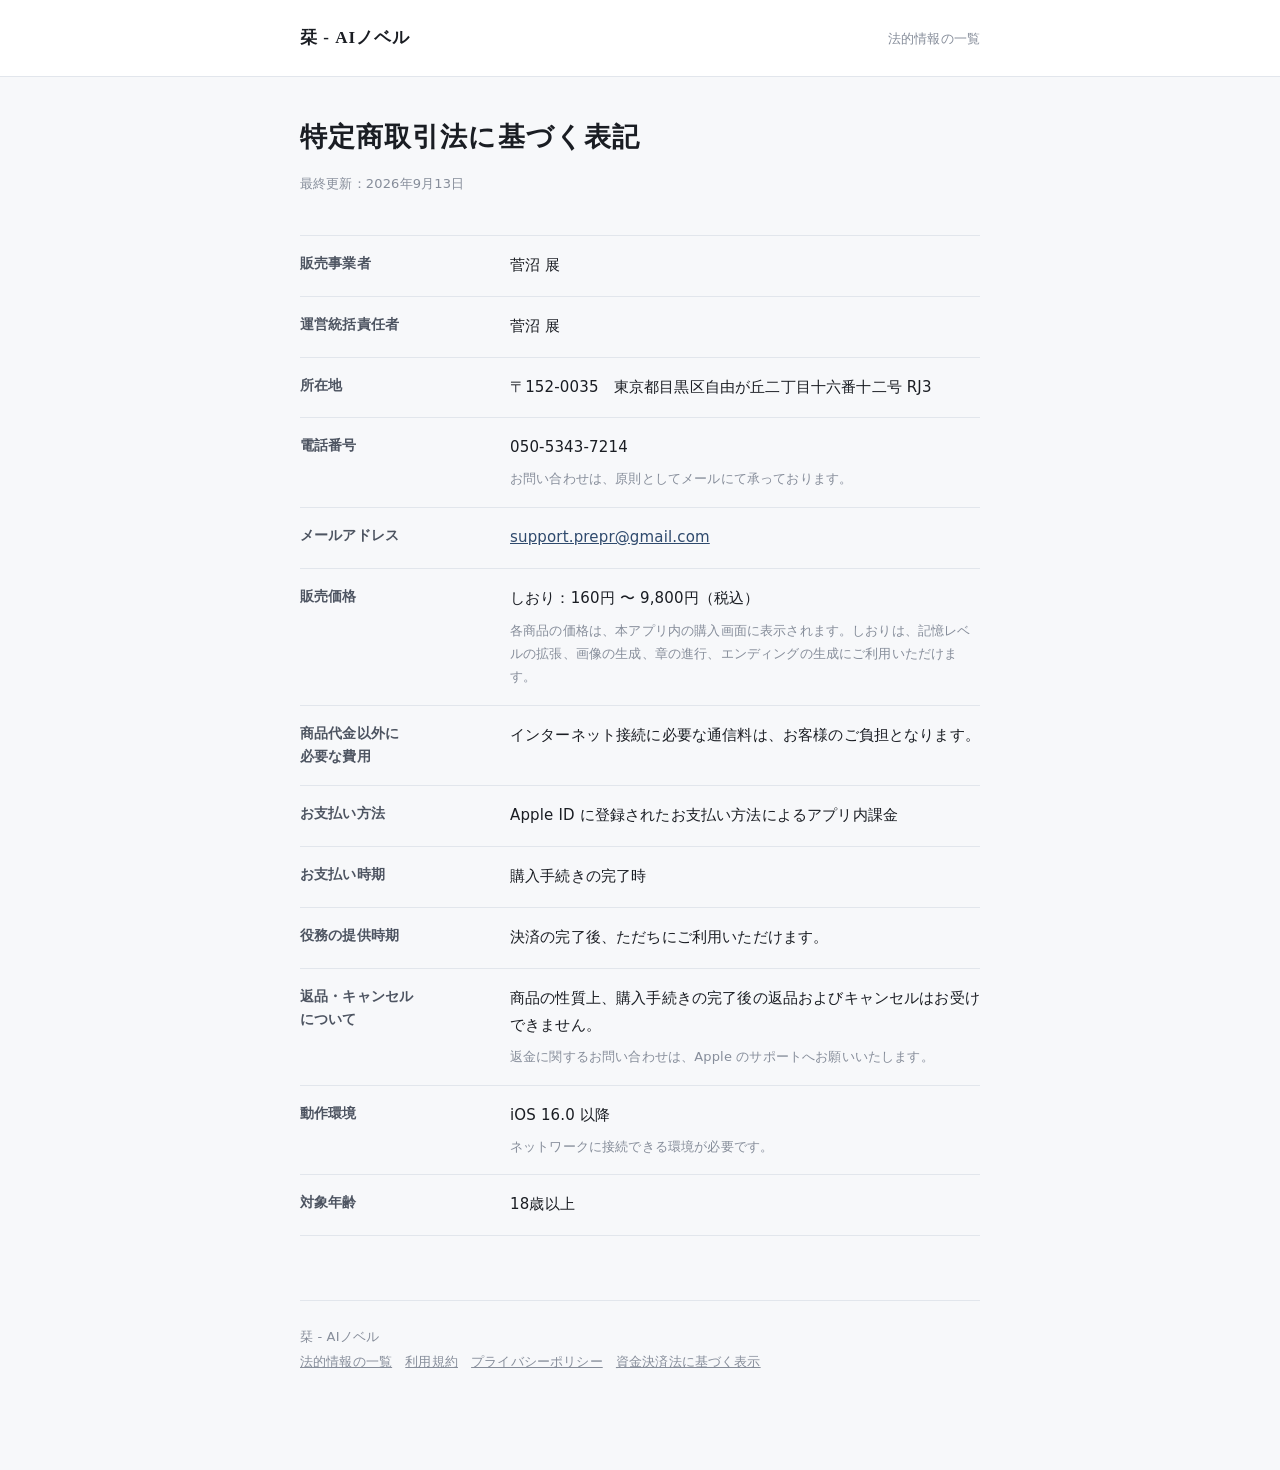
<file: tokushoho.html>
<!DOCTYPE html>
<html lang="ja">
<head>
<meta charset="UTF-8">
<meta name="viewport" content="width=device-width, initial-scale=1">
<title>特定商取引法に基づく表記｜栞 - AIノベル</title>
<link rel="stylesheet" href="style.css">
</head>
<body>

<div class="mast">
  <div class="mast-inner">
    <span class="mast-app">栞 - AIノベル</span>
    <a class="mast-back" href="index.html">法的情報の一覧</a>
  </div>
</div>

<div class="wrap">

<h1 class="doc-title">特定商取引法に基づく表記</h1>
<p class="doc-meta">最終更新：2026年9月13日</p>

<section>
<dl class="dl">
  <div>
    <dt>販売事業者</dt>
    <dd>菅沼 展</dd>
  </div>
  <div>
    <dt>運営統括責任者</dt>
    <dd>菅沼 展</dd>
  </div>
  <div>
    <dt>所在地</dt>
    <dd>〒152-0035　東京都目黒区自由が丘二丁目十六番十二号 RJ3</dd>
  </div>
  <div>
    <dt>電話番号</dt>
    <dd>
      050-5343-7214
      <small>お問い合わせは、原則としてメールにて承っております。</small>
    </dd>
  </div>
  <div>
    <dt>メールアドレス</dt>
    <dd><a href="mailto:support.prepr@gmail.com">support.prepr@gmail.com</a></dd>
  </div>
  <div>
    <dt>販売価格</dt>
    <dd>
      <p>しおり：160円 〜 9,800円（税込）</p>
      <small>各商品の価格は、本アプリ内の購入画面に表示されます。しおりは、記憶レベルの拡張、画像の生成、章の進行、エンディングの生成にご利用いただけます。</small>
    </dd>
  </div>
  <div>
    <dt>商品代金以外に<br>必要な費用</dt>
    <dd>インターネット接続に必要な通信料は、お客様のご負担となります。</dd>
  </div>
  <div>
    <dt>お支払い方法</dt>
    <dd>Apple ID に登録されたお支払い方法によるアプリ内課金</dd>
  </div>
  <div>
    <dt>お支払い時期</dt>
    <dd>購入手続きの完了時</dd>
  </div>
  <div>
    <dt>役務の提供時期</dt>
    <dd>決済の完了後、ただちにご利用いただけます。</dd>
  </div>
  <div>
    <dt>返品・キャンセル<br>について</dt>
    <dd>
      商品の性質上、購入手続きの完了後の返品およびキャンセルはお受けできません。
      <small>返金に関するお問い合わせは、Apple のサポートへお願いいたします。</small>
    </dd>
  </div>
  <div>
    <dt>動作環境</dt>
    <dd>
      iOS 16.0 以降
      <small>ネットワークに接続できる環境が必要です。</small>
    </dd>
  </div>
  <div>
    <dt>対象年齢</dt>
    <dd>18歳以上</dd>
  </div>
</dl>
</section>

<footer>
  <p>栞 - AIノベル<br>
  <a href="index.html">法的情報の一覧</a>　<a href="terms.html">利用規約</a>　<a href="privacy.html">プライバシーポリシー</a>　<a href="prepaid.html">資金決済法に基づく表示</a></p>
</footer>

</div>
</body>
</html>
</file>
<file: style.css>
:root {
  --paper: #f7f8fa;
  --card: #ffffff;
  --ink: #1a1d23;
  --ink-soft: #4d5461;
  --ink-faint: #868d9a;
  --rule: #e2e6ec;
  --ribbon: #2f4a6d;
  --ribbon-soft: #e8edf4;
  --warn-bg: #fdf6e8;
  --warn-edge: #c9a227;
  --serif: "Hiragino Mincho ProN", "Yu Mincho", "YuMincho", "Noto Serif JP", serif;
  --sans: "Hiragino Sans", "Hiragino Kaku Gothic ProN", "Yu Gothic", "Noto Sans JP", system-ui, sans-serif;
}

* { box-sizing: border-box; }

html { -webkit-text-size-adjust: 100%; }

body {
  margin: 0;
  background: var(--paper);
  color: var(--ink);
  font-family: var(--sans);
  font-size: 16px;
  line-height: 1.9;
  letter-spacing: 0.01em;
  -webkit-font-smoothing: antialiased;
}

.wrap {
  max-width: 720px;
  margin: 0 auto;
  padding: 0 20px 96px;
}

/* ---- masthead ---- */

.mast {
  border-bottom: 1px solid var(--rule);
  background: var(--card);
  margin-bottom: 40px;
}

.mast-inner {
  max-width: 720px;
  margin: 0 auto;
  padding: 22px 20px;
  display: flex;
  align-items: baseline;
  gap: 12px;
  flex-wrap: wrap;
}

.mast-app {
  font-family: var(--serif);
  font-size: 17px;
  font-weight: 600;
  letter-spacing: 0.06em;
}

.mast-back {
  margin-left: auto;
  font-size: 13px;
  color: var(--ink-faint);
  text-decoration: none;
}

.mast-back:hover { color: var(--ribbon); }

/* ---- document head ---- */

.doc-title {
  font-family: var(--serif);
  font-size: 27px;
  font-weight: 600;
  line-height: 1.5;
  letter-spacing: 0.04em;
  margin: 0 0 14px;
}

.doc-meta {
  font-size: 13px;
  color: var(--ink-faint);
  margin: 0 0 8px;
  line-height: 1.8;
}

.lede {
  font-size: 15px;
  color: var(--ink-soft);
  margin: 24px 0 0;
  padding: 0 0 34px;
  border-bottom: 1px solid var(--rule);
}

/* ---- sections ---- */

section { margin-top: 40px; }

h2 {
  font-family: var(--serif);
  font-size: 19px;
  font-weight: 600;
  line-height: 1.6;
  letter-spacing: 0.03em;
  margin: 0 0 16px;
  padding-left: 16px;
  position: relative;
}

/* the ribbon marker — a bookmark tail, matching the app's currency */
h2::before {
  content: "";
  position: absolute;
  left: 0;
  top: 0.34em;
  width: 4px;
  height: 1.1em;
  background: var(--ribbon);
  clip-path: polygon(0 0, 100% 0, 100% 100%, 50% 78%, 0 100%);
}

h3 {
  font-size: 15px;
  font-weight: 600;
  margin: 26px 0 10px;
  color: var(--ink);
}

p { margin: 0 0 14px; }

p:last-child, ul:last-child, ol:last-child { margin-bottom: 0; }

ol, ul { margin: 0 0 14px; padding-left: 1.5em; }

li { margin-bottom: 8px; }

li:last-child { margin-bottom: 0; }

.tight li { margin-bottom: 4px; }

strong { font-weight: 600; }

a { color: var(--ribbon); }

/* ---- definition table ---- */

.dl {
  border-top: 1px solid var(--rule);
  margin: 0;
}

.dl > div {
  display: grid;
  grid-template-columns: 190px 1fr;
  gap: 20px;
  padding: 16px 0;
  border-bottom: 1px solid var(--rule);
}

.dl dt {
  font-size: 14px;
  font-weight: 600;
  color: var(--ink-soft);
  line-height: 1.7;
}

.dl dd {
  margin: 0;
  font-size: 15px;
  line-height: 1.85;
}

.dl dd p { margin: 0 0 8px; }
.dl dd p:last-child { margin-bottom: 0; }

.dl dd small {
  display: block;
  font-size: 13px;
  color: var(--ink-faint);
  margin-top: 6px;
  line-height: 1.75;
}

/* ---- transfer cards ---- */

.transfer {
  border: 1px solid var(--rule);
  background: var(--card);
  border-radius: 3px;
  padding: 18px 20px;
  margin-bottom: 12px;
}

.transfer:last-child { margin-bottom: 0; }

.transfer-name {
  font-weight: 600;
  font-size: 15px;
  margin: 0 0 2px;
}

.transfer-country {
  font-size: 13px;
  color: var(--ribbon);
  margin: 0 0 12px;
  letter-spacing: 0.04em;
}

.transfer dl {
  margin: 0;
  font-size: 14px;
  line-height: 1.8;
}

.transfer dt {
  color: var(--ink-faint);
  font-size: 12.5px;
  margin-top: 10px;
}

.transfer dt:first-child { margin-top: 0; }

.transfer dd { margin: 0; }

/* ---- callouts ---- */

.note {
  background: var(--ribbon-soft);
  border-left: 3px solid var(--ribbon);
  padding: 16px 20px;
  margin: 20px 0;
  font-size: 14.5px;
  line-height: 1.85;
}

.note p:last-child { margin-bottom: 0; }

.todo {
  background: var(--warn-bg);
  border-left: 3px solid var(--warn-edge);
  padding: 16px 20px;
  margin: 20px 0;
  font-size: 14px;
  line-height: 1.8;
}

.todo p:last-child { margin-bottom: 0; }

.placeholder {
  background: var(--warn-bg);
  border-bottom: 1px dashed var(--warn-edge);
  padding: 1px 5px;
  font-size: 0.94em;
  white-space: nowrap;
}

/* ---- index ---- */

.index-list {
  list-style: none;
  padding: 0;
  margin: 34px 0 0;
  border-top: 1px solid var(--rule);
}

.index-list li { margin: 0; }

.index-list a {
  display: block;
  padding: 22px 4px;
  border-bottom: 1px solid var(--rule);
  text-decoration: none;
  color: var(--ink);
}

.index-list a:hover { background: var(--card); }

.index-name {
  font-family: var(--serif);
  font-size: 17px;
  font-weight: 600;
  letter-spacing: 0.03em;
  display: block;
  margin-bottom: 4px;
}

.index-desc {
  font-size: 13.5px;
  color: var(--ink-faint);
  display: block;
  line-height: 1.7;
}

/* ---- footer ---- */

footer {
  margin-top: 64px;
  padding-top: 24px;
  border-top: 1px solid var(--rule);
  font-size: 13px;
  color: var(--ink-faint);
  line-height: 1.9;
}

footer a { color: var(--ink-faint); }

/* ---- mobile ---- */

@media (max-width: 560px) {
  body { font-size: 15px; line-height: 1.85; }
  .wrap { padding: 0 18px 72px; }
  .doc-title { font-size: 23px; }
  h2 { font-size: 17px; }
  .dl > div {
    grid-template-columns: 1fr;
    gap: 5px;
    padding: 14px 0;
  }
  .dl dt { font-size: 13px; }
  .dl dd { font-size: 14.5px; }
  .placeholder { white-space: normal; }
}

@media (prefers-reduced-motion: reduce) {
  * { animation: none !important; transition: none !important; }
}

:focus-visible {
  outline: 2px solid var(--ribbon);
  outline-offset: 2px;
}
</file>
